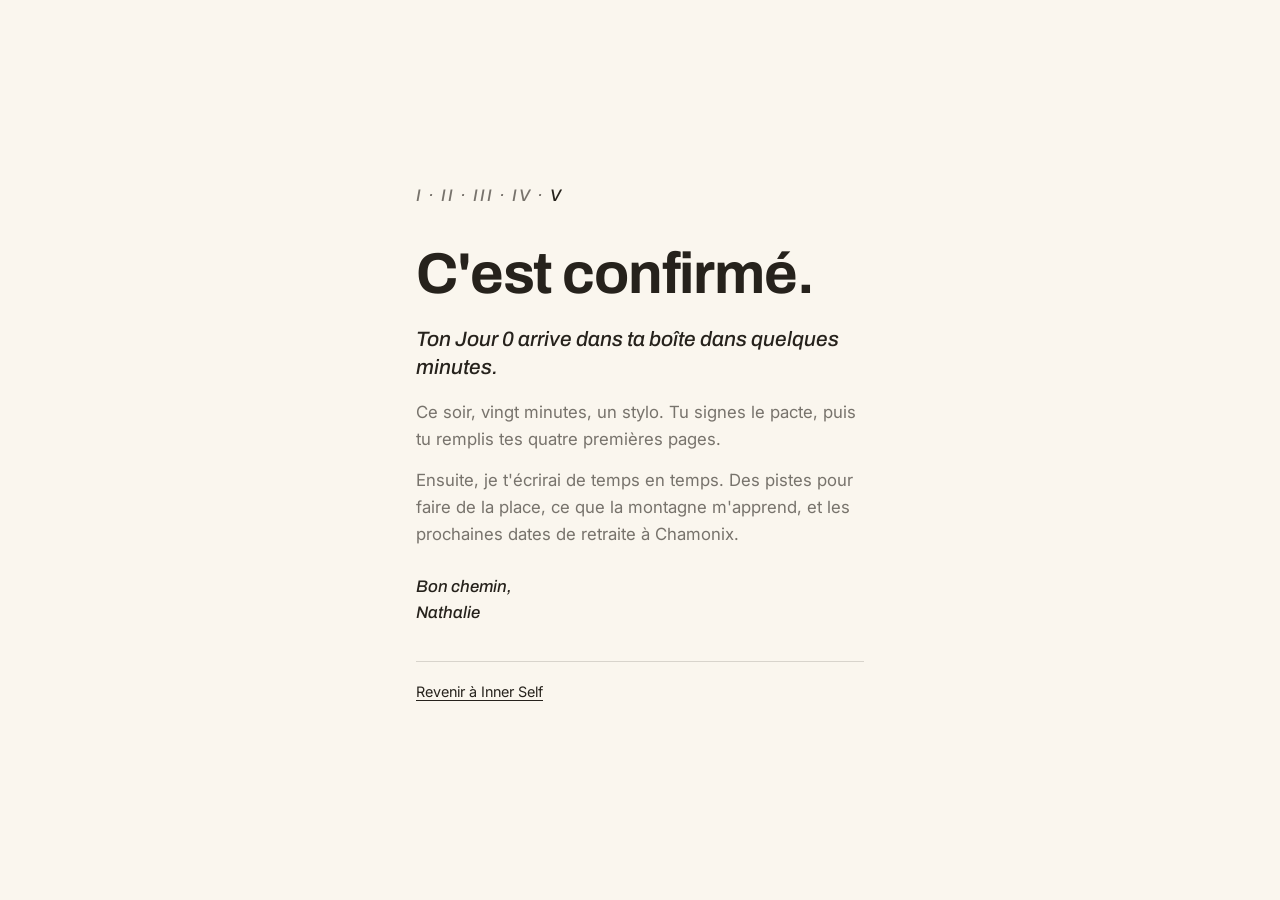
<file: inner-self-confirme.html>
<!doctype html>
<html lang="fr">
<head>
<meta charset="utf-8" />
<meta name="viewport" content="width=device-width,initial-scale=1" />
<meta name="theme-color" content="#FAF6EE" />
<meta name="robots" content="noindex" />
<title>C'est confirmé · Inner Self</title>
<link rel="preconnect" href="https://fonts.googleapis.com">
<link rel="preconnect" href="https://fonts.gstatic.com" crossorigin>
<link href="https://fonts.googleapis.com/css2?family=Archivo:ital,wght@0,700;1,500&family=Inter:wght@400;500&display=swap" rel="stylesheet">
<link rel="icon" href="./assets/logo_black.svg" type="image/svg+xml" />
<style>
:root{--cream:#FAF6EE;--ink:#26221C;--muted:rgba(38,34,28,.62);--line:rgba(38,34,28,.16);--serif:'Archivo',system-ui,sans-serif;--sans:'Inter',system-ui,sans-serif}
*{box-sizing:border-box;margin:0;padding:0}
body{background:var(--cream);color:var(--ink);font-family:var(--sans);line-height:1.6;-webkit-font-smoothing:antialiased;min-height:100vh;display:flex;align-items:center}
main{max-width:34rem;margin:0 auto;padding:clamp(64px,12vh,120px) clamp(22px,6vw,48px)}
.rn{font-family:var(--serif);font-style:italic;font-weight:500;color:var(--muted);letter-spacing:.12em;margin-bottom:36px}
.rn b{color:var(--ink);font-weight:500}
h1{font-family:var(--serif);font-weight:700;font-size:clamp(2.4rem,7vw,3.6rem);line-height:1;letter-spacing:-.02em;margin-bottom:22px}
.lead{font-family:var(--serif);font-style:italic;font-weight:500;font-size:1.3rem;line-height:1.35;margin-bottom:18px;color:var(--ink)}
p{color:var(--muted);font-size:1.05rem;margin-bottom:14px}
.note{font-size:.9rem;margin-top:34px;padding-top:18px;border-top:1px solid var(--line)}
.sign{color:var(--ink);font-family:var(--serif);font-style:italic;font-weight:500;margin-top:26px}
a{color:var(--ink);text-underline-offset:3px}
a:focus-visible{outline:2px solid var(--ink);outline-offset:3px}
</style>
</head>
<body>
<main>
  <p class="rn">I · II · III · IV · <b>V</b></p>
  <h1>C'est confirmé.</h1>
  <p class="lead">Ton Jour 0 arrive dans ta boîte dans quelques minutes.</p>
  <p>Ce soir, vingt minutes, un stylo. Tu signes le pacte, puis tu remplis tes quatre premières pages.</p>
  <p>Ensuite, je t'écrirai de temps en temps. Des pistes pour faire de la place, ce que la montagne m'apprend, et les prochaines dates de retraite à Chamonix.</p>
  <p class="sign">Bon chemin,<br>Nathalie</p>
  <p class="note"><a href="/inner-self.html">Revenir à Inner Self</a></p>
</main>
</body>
</html>
</file>
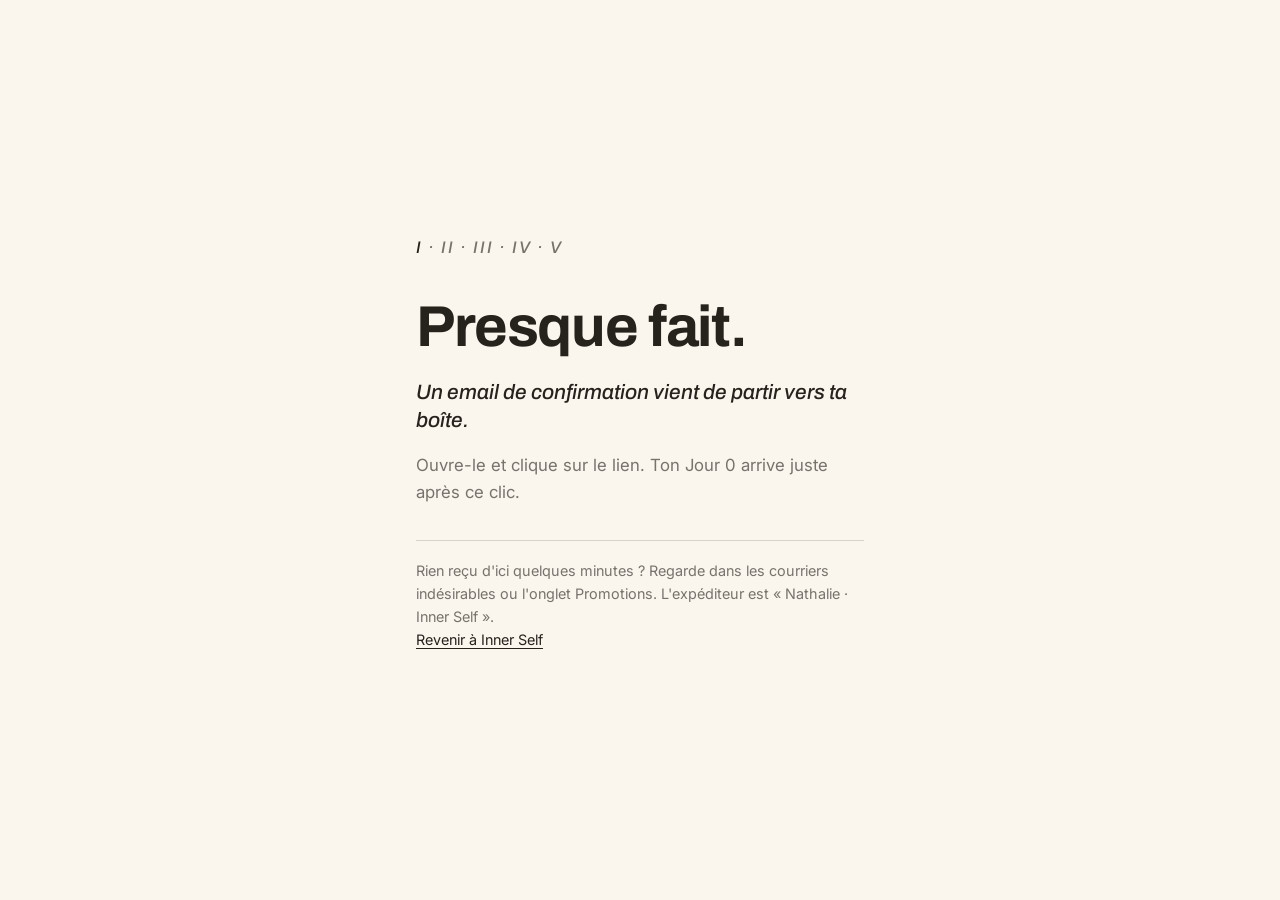
<file: inner-self-merci.html>
<!doctype html>
<html lang="fr">
<head>
<meta charset="utf-8" />
<meta name="viewport" content="width=device-width,initial-scale=1" />
<meta name="theme-color" content="#FAF6EE" />
<meta name="robots" content="noindex" />
<title>Vérifie ta boîte mail · Inner Self</title>
<link rel="preconnect" href="https://fonts.googleapis.com">
<link rel="preconnect" href="https://fonts.gstatic.com" crossorigin>
<link href="https://fonts.googleapis.com/css2?family=Archivo:ital,wght@0,700;1,500&family=Inter:wght@400;500&display=swap" rel="stylesheet">
<link rel="icon" href="./assets/logo_black.svg" type="image/svg+xml" />
<style>
:root{--cream:#FAF6EE;--ink:#26221C;--muted:rgba(38,34,28,.62);--line:rgba(38,34,28,.16);--serif:'Archivo',system-ui,sans-serif;--sans:'Inter',system-ui,sans-serif}
*{box-sizing:border-box;margin:0;padding:0}
body{background:var(--cream);color:var(--ink);font-family:var(--sans);line-height:1.6;-webkit-font-smoothing:antialiased;min-height:100vh;display:flex;align-items:center}
main{max-width:34rem;margin:0 auto;padding:clamp(64px,12vh,120px) clamp(22px,6vw,48px)}
.rn{font-family:var(--serif);font-style:italic;font-weight:500;color:var(--muted);letter-spacing:.12em;margin-bottom:36px}
.rn b{color:var(--ink);font-weight:500}
h1{font-family:var(--serif);font-weight:700;font-size:clamp(2.4rem,7vw,3.6rem);line-height:1;letter-spacing:-.02em;margin-bottom:22px}
.lead{font-family:var(--serif);font-style:italic;font-weight:500;font-size:1.3rem;line-height:1.35;margin-bottom:18px;color:var(--ink)}
p{color:var(--muted);font-size:1.05rem;margin-bottom:14px}
.note{font-size:.9rem;margin-top:34px;padding-top:18px;border-top:1px solid var(--line)}
.sign{color:var(--ink);font-family:var(--serif);font-style:italic;font-weight:500;margin-top:26px}
a{color:var(--ink);text-underline-offset:3px}
a:focus-visible{outline:2px solid var(--ink);outline-offset:3px}
</style>
</head>
<body>
<main>
  <p class="rn"><b>I</b> · II · III · IV · V</p>
  <h1>Presque fait.</h1>
  <p class="lead">Un email de confirmation vient de partir vers ta boîte.</p>
  <p>Ouvre-le et clique sur le lien. Ton Jour 0 arrive juste après ce clic.</p>
  <p class="note">Rien reçu d'ici quelques minutes ? Regarde dans les courriers indésirables ou l'onglet Promotions. L'expéditeur est « Nathalie · Inner Self ».<br><a href="/inner-self.html">Revenir à Inner Self</a></p>
</main>
</body>
</html>
</file>
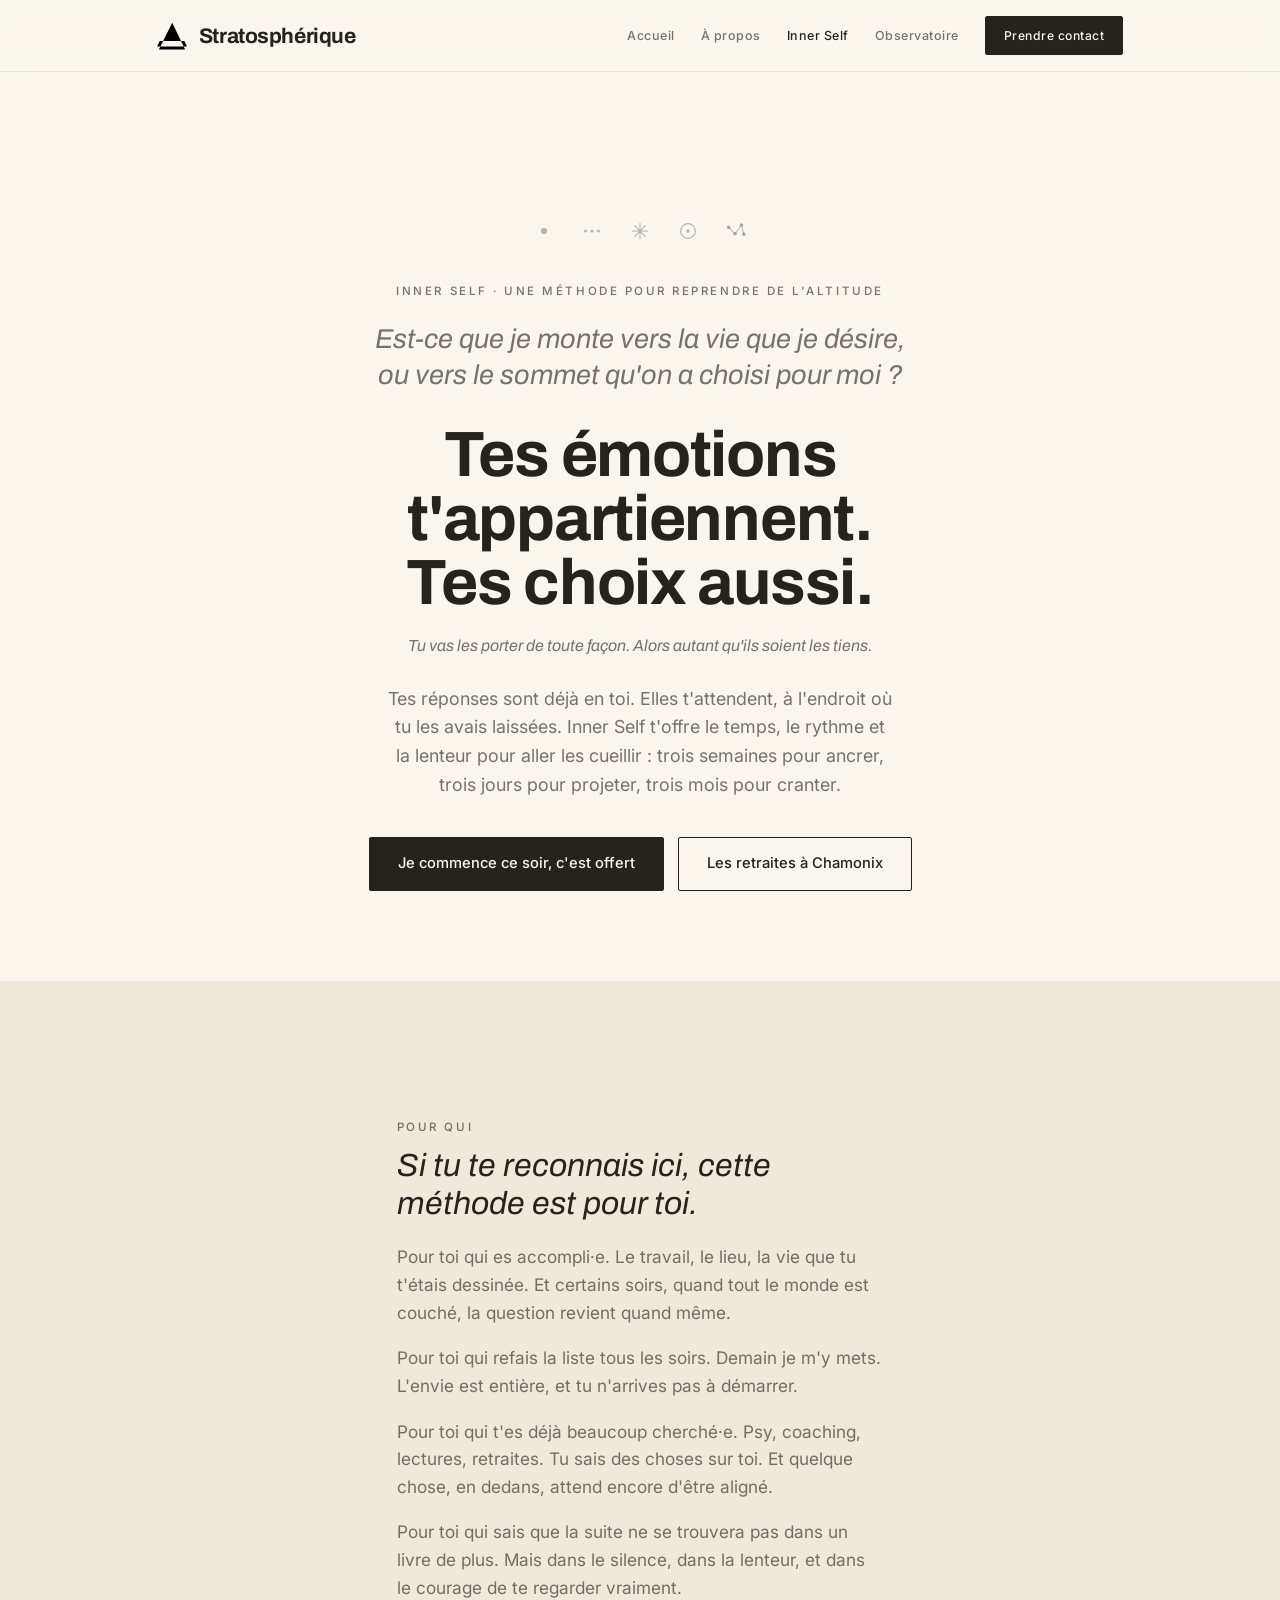
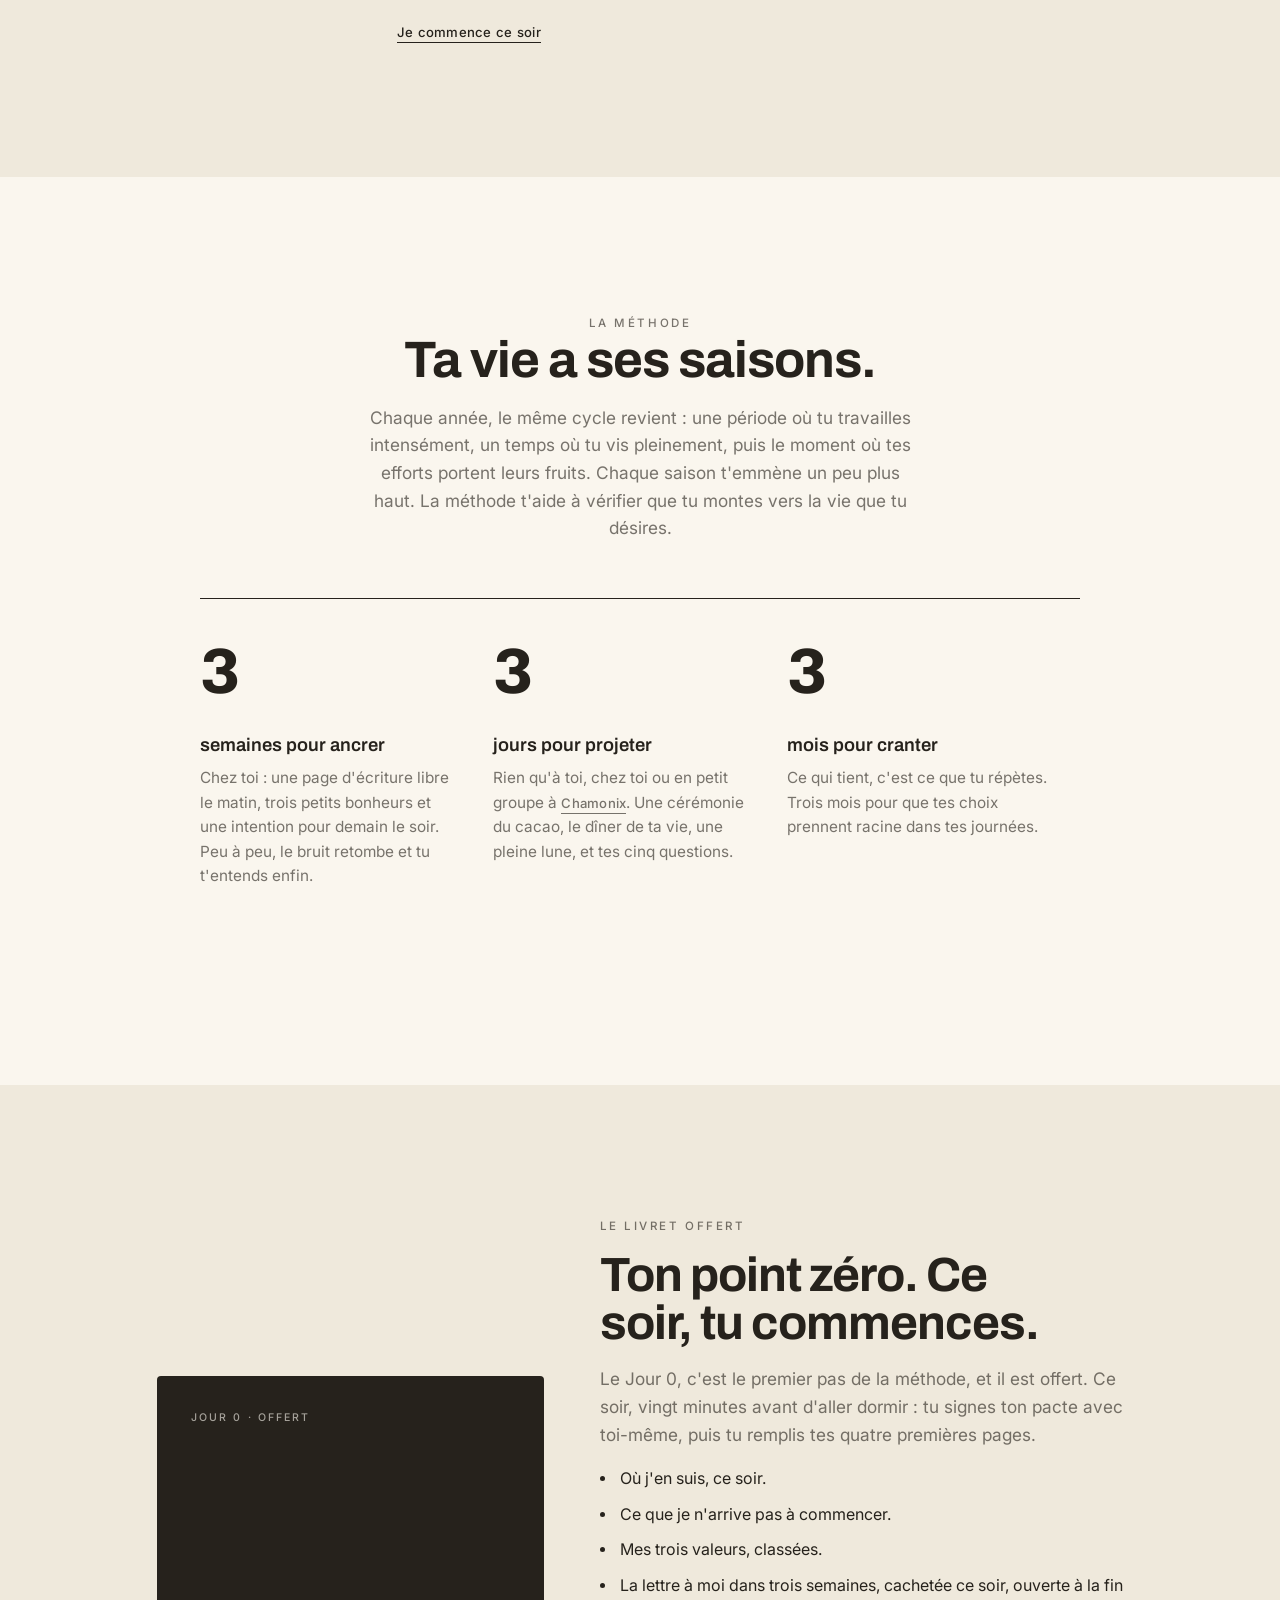
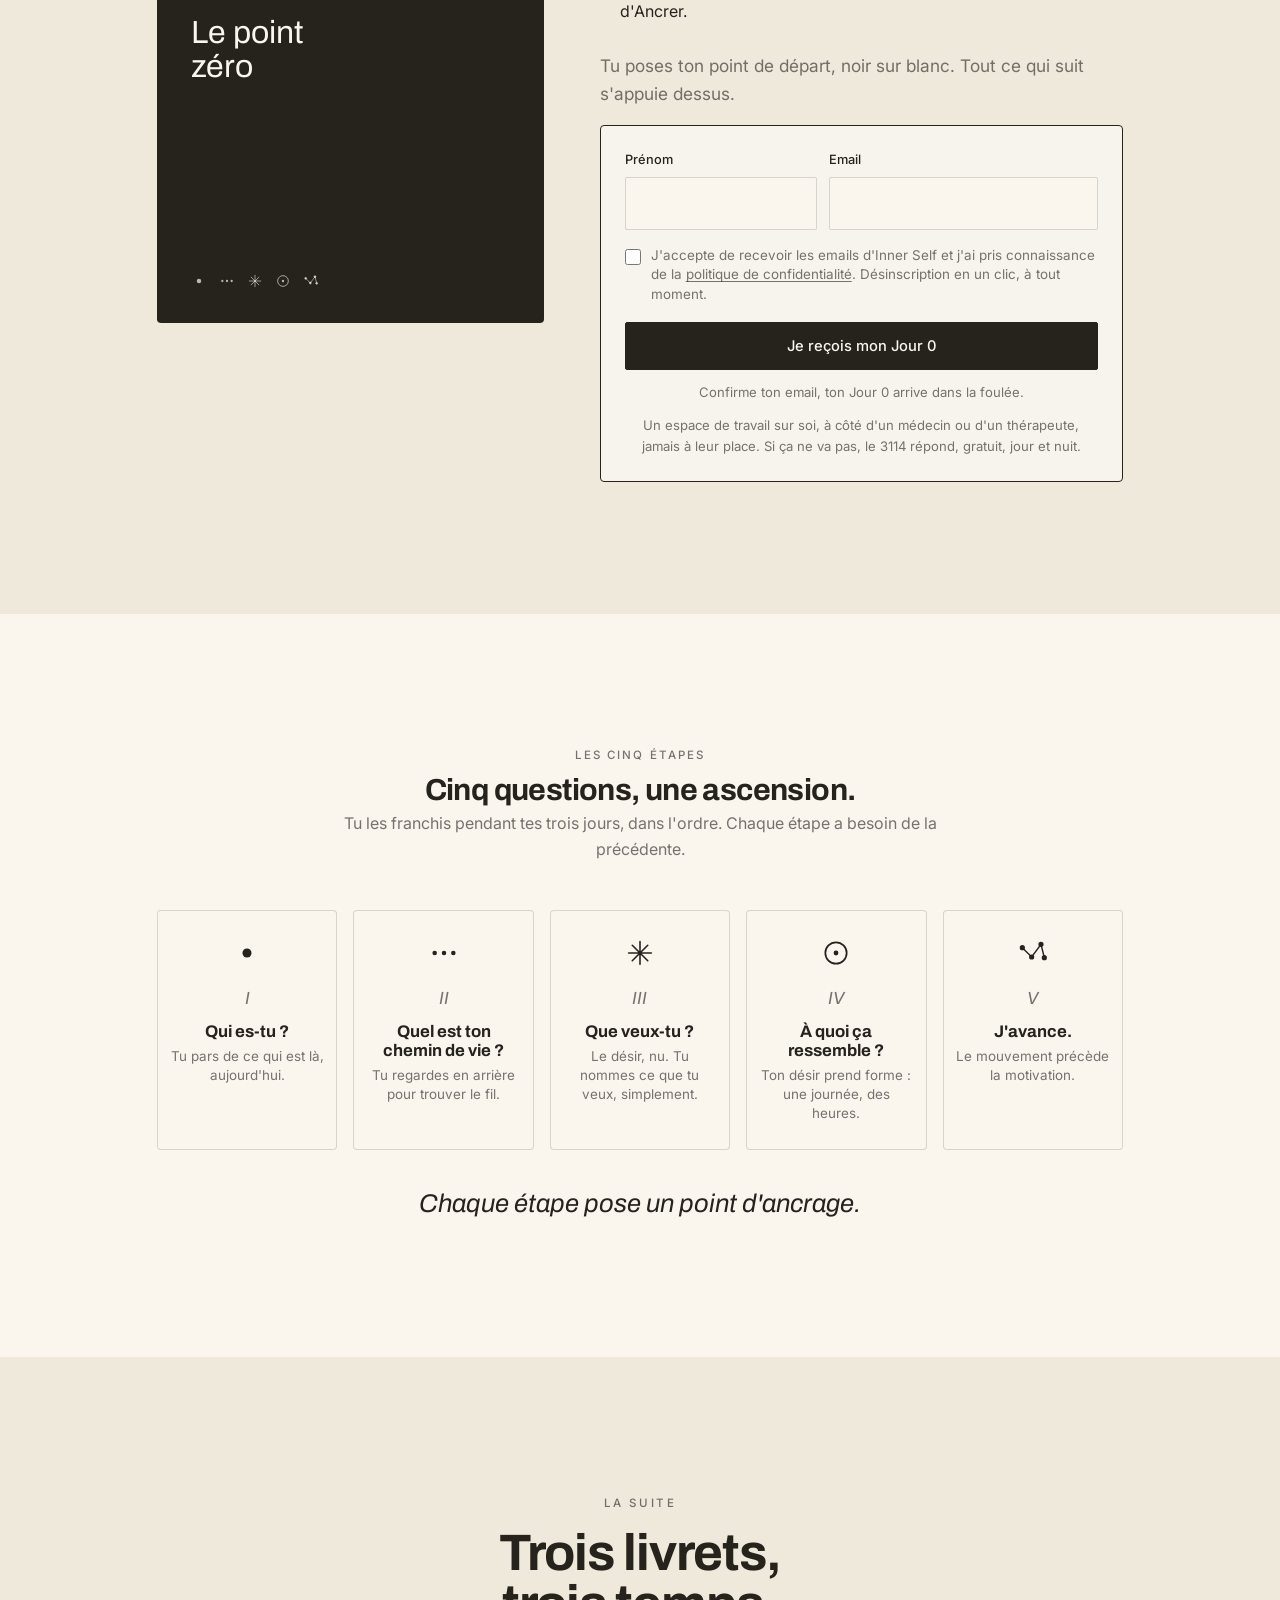
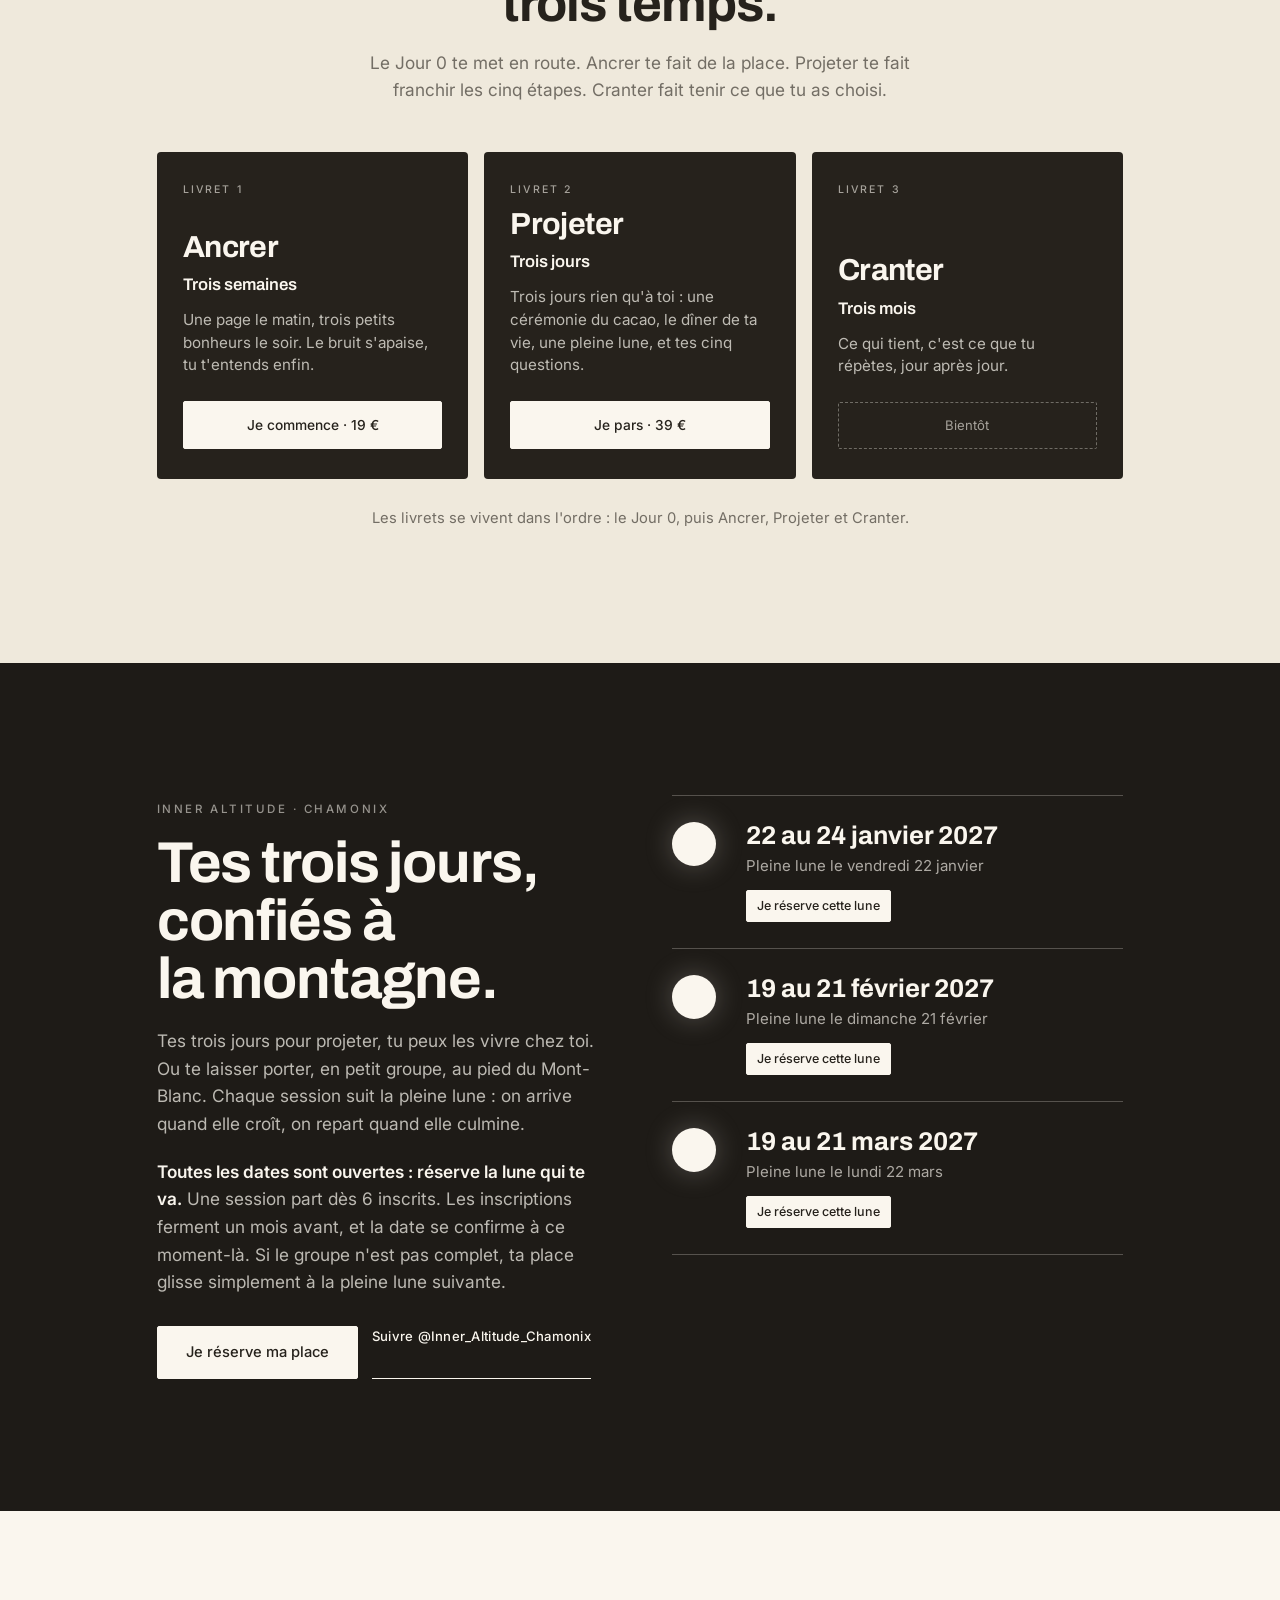
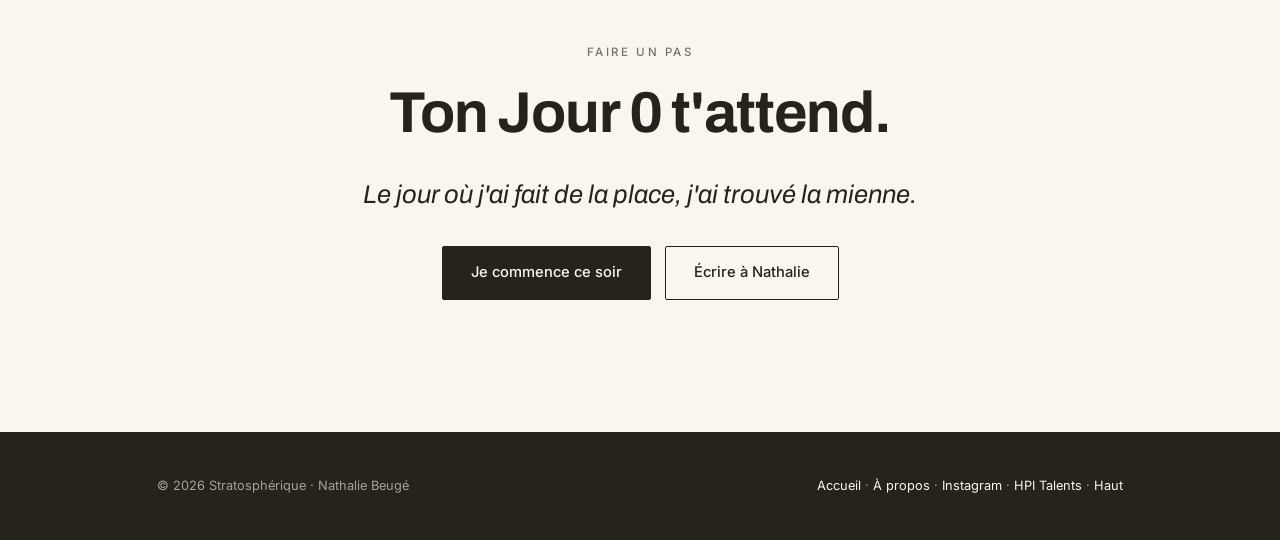
<file: inner-self.html>
<!doctype html>
<html lang="fr">
<head>
<meta charset="utf-8" />
<meta name="viewport" content="width=device-width,initial-scale=1" />
<meta name="theme-color" content="#FAF6EE" />
<title>Inner Self · Une méthode pour reprendre de l'altitude · Livret offert et retraite à Chamonix</title>
<meta name="description" content="Inner Self, la méthode de Nathalie Beugé pour reprendre de l'altitude sur ta vie. Le jour où j'ai fait de la place, j'ai trouvé la mienne. Fais-toi de la place, tu y trouveras la tienne. Tes émotions t'appartiennent, tes choix aussi. Trois semaines pour ancrer, trois jours pour projeter, chez toi ou en retraite à Chamonix, trois mois pour cranter. Jour 0 offert, trois livrets pour la suite." />
<link rel="canonical" href="https://www.stratospherique.com/inner-self.html" />
<link rel="preconnect" href="https://fonts.googleapis.com">
<link rel="preconnect" href="https://fonts.gstatic.com" crossorigin>
<link href="https://fonts.googleapis.com/css2?family=Archivo:ital,wght@0,500;0,600;0,700;0,800;1,500&family=Inter:wght@300;400;500;600&display=swap" rel="stylesheet">
<link rel="icon" href="./assets/logo_black.svg" type="image/svg+xml" />
<style>
:root{
  --cream:#FAF6EE;--ink:#26221C;--muted:rgba(38,34,28,.62);--line:rgba(38,34,28,.16);--line-soft:rgba(38,34,28,.08);--warm:#EFE9DC;--night:#1E1B17;
  --serif:'Archivo',system-ui,sans-serif;--sans:'Inter',system-ui,sans-serif;
  --gutter:clamp(22px,6vw,88px);--maxw:1120px;
}
*{box-sizing:border-box;margin:0;padding:0}
html{scroll-behavior:smooth}
body{background:var(--cream);color:var(--ink);font-family:var(--sans);font-weight:400;line-height:1.6;-webkit-font-smoothing:antialiased;overflow-x:hidden}
a{color:inherit;text-decoration:none}
svg{display:block}
:focus-visible{outline:2px solid var(--ink);outline-offset:3px}
.wrap{max-width:var(--maxw);margin:0 auto;padding:0 var(--gutter)}
.skip{position:absolute;left:-9999px}.skip:focus{left:16px;top:16px;background:var(--ink);color:var(--cream);padding:10px 16px;z-index:100}
h1,h2,h3{font-family:var(--serif);font-weight:700;line-height:1;letter-spacing:-.02em;text-wrap:balance}
.label{font-family:var(--sans);font-weight:500;font-size:.72rem;letter-spacing:.22em;text-transform:uppercase;color:var(--muted)}
.btn{display:inline-flex;align-items:center;gap:.5em;padding:14px 28px;font-family:var(--sans);font-weight:500;font-size:.92rem;border:1px solid var(--ink);background:var(--ink);color:var(--cream);cursor:pointer;transition:.25s ease;border-radius:2px}
.btn:hover{background:transparent;color:var(--ink)}
.btn-ghost{background:transparent;color:var(--ink)}
.btn-ghost:hover{background:var(--ink);color:var(--cream)}
.arrow-link{font-family:var(--sans);font-weight:500;font-size:.82rem;letter-spacing:.02em;border-bottom:1px solid currentColor;padding-bottom:2px;transition:.2s}
.arrow-link:hover{opacity:.55}

/* HEADER */
header.site{position:fixed;inset:0 0 auto 0;z-index:60;background:rgba(250,246,238,.86);backdrop-filter:blur(12px);border-bottom:1px solid var(--line-soft)}
.bar{max-width:var(--maxw);margin:0 auto;padding:16px var(--gutter);display:flex;align-items:center;justify-content:space-between}
.brand{display:flex;align-items:center;gap:12px}
.brand .mark{width:30px;height:30px}
.brand .word{font-family:var(--serif);font-size:1.32rem;font-weight:700;letter-spacing:-.02em}
.menu{display:flex;align-items:center;gap:26px}
.menu a{font-family:var(--sans);font-weight:500;font-size:.78rem;letter-spacing:.04em;color:var(--muted);transition:.2s}
.menu a:hover,.menu a.current{color:var(--ink)}
.menu .btn{padding:9px 18px;font-size:.76rem;color:var(--cream)}
.menu .btn:hover{color:var(--ink)}
.burger{display:none;flex-direction:column;gap:5px;background:none;border:0;cursor:pointer;padding:8px}
.burger span{width:24px;height:1.5px;background:var(--ink);display:block}
@media(max-width:900px){.burger{display:flex}.menu{position:absolute;top:100%;right:var(--gutter);flex-direction:column;align-items:flex-start;gap:16px;background:var(--cream);border:1px solid var(--line);padding:24px 28px;transform:translateY(-8px);opacity:0;pointer-events:none;transition:.22s}.menu.open{opacity:1;transform:none;pointer-events:auto}}

section{padding:clamp(72px,11vw,132px) 0;position:relative}
.eyebrow{display:block;margin-bottom:22px}

/* HERO */
.ihero{padding-top:clamp(150px,18vw,220px);padding-bottom:clamp(40px,8vw,90px);text-align:center}
.ihero .glyphs{display:flex;justify-content:center;gap:26px;margin-bottom:40px;color:var(--muted)}
.ihero .glyphs svg{width:22px;height:22px;opacity:.5}
.ihero .hook{font-family:var(--serif);font-style:italic;font-size:clamp(1.2rem,2.6vw,1.7rem);color:var(--muted);max-width:34ch;margin:0 auto 30px;line-height:1.3}
.ihero h1{font-size:clamp(2.2rem,5.4vw,4rem);max-width:18ch;margin:0 auto}
.ihero .sign{margin-top:18px;font-family:var(--serif);font-style:italic;font-size:1rem;color:var(--muted)}
.ihero .sub{font-size:1.12rem;color:var(--muted);max-width:46ch;margin:26px auto 0}
.ihero .cta{display:flex;gap:14px;flex-wrap:wrap;justify-content:center;margin-top:38px}

/* MÉTHODE */
.methode{background:var(--cream)}
.methode .head{text-align:center;max-width:56ch;margin:0 auto 56px}
.methode .head h2{font-size:clamp(2rem,4.6vw,3.2rem)}
.methode .head p{margin-top:18px;color:var(--muted);font-size:1.08rem}
.rythme{display:grid;grid-template-columns:repeat(3,1fr);max-width:880px;margin:0 auto 64px;border-top:1px solid var(--ink)}
.rythme div{padding:22px 20px 0 0}
.rythme .n{font-family:var(--serif);font-weight:800;font-size:clamp(2.6rem,6vw,4rem);line-height:.9;letter-spacing:-.04em}
.rythme .u{font-family:var(--serif);font-weight:600;font-size:1.15rem;margin-top:8px}
.rythme p{color:var(--muted);font-size:.96rem;margin-top:6px;max-width:26ch}
@media(max-width:640px){.rythme{grid-template-columns:1fr}.rythme div{padding:20px 0;border-bottom:1px solid var(--line)}}
.entry{max-width:640px;margin:0 auto 48px;text-align:center}
.entry .k{font-family:var(--sans);font-weight:500;font-size:.72rem;letter-spacing:.18em;text-transform:uppercase;color:var(--muted)}
.entry h3{font-size:1.9rem;margin:10px 0 6px}
.entry p{color:var(--muted)}
.etapes{list-style:none;display:grid;grid-template-columns:repeat(5,1fr);gap:16px;max-width:1000px;margin:0 auto}
.etape{text-align:center;padding:26px 12px;border:1px solid var(--line);background:var(--cream);border-radius:4px}
.etape svg{width:32px;height:32px;margin:0 auto 16px;color:var(--ink)}
.etape .rn{font-family:var(--serif);font-style:italic;font-size:1.1rem;color:var(--muted)}
.etape h4{font-family:var(--serif);font-weight:700;font-size:1.05rem;line-height:1.15;margin:8px 0 6px;text-wrap:balance}
.etape p{font-size:.84rem;color:var(--muted);line-height:1.4}
.note{text-align:center;margin-top:34px;font-family:var(--serif);font-style:italic;font-size:clamp(1.2rem,2.4vw,1.6rem);color:var(--ink)}
@media(max-width:860px){.etapes{grid-template-columns:1fr;gap:10px;max-width:520px}.etape{display:grid;grid-template-columns:32px 28px 1fr;align-items:baseline;text-align:left;gap:0 12px;padding:18px}.etape svg{margin:0;width:24px;height:24px;align-self:center;grid-row:span 2}.etape .rn{grid-row:span 2}.etape h4{margin:0}.etape p{grid-column:3}}

/* LIVRET OFFERT */
.livret{display:grid;grid-template-columns:.85fr 1.15fr;gap:56px;align-items:center}
.booklet{aspect-ratio:1/1.414;background:var(--ink);color:var(--cream);border-radius:4px;padding:34px;display:flex;flex-direction:column;justify-content:space-between}
.booklet .bt{font-family:var(--sans);font-weight:500;font-size:.66rem;letter-spacing:.2em;text-transform:uppercase;color:rgba(250,246,238,.6)}
.booklet .bttl{font-family:var(--serif);font-size:2rem;line-height:1.05}
.booklet .bsym{display:flex;gap:12px;color:rgba(250,246,238,.7)}
.booklet .bsym svg{width:16px;height:16px}
.livret .lbody .label{display:block;margin-bottom:16px}
.livret h2{font-size:clamp(1.9rem,4vw,3rem)}
.livret .lbody>p{color:var(--muted);font-size:1.08rem;margin:18px 0}
.livret ul{list-style:none;margin:18px 0 28px;display:flex;flex-direction:column;gap:10px}
.livret li{position:relative;padding-left:20px}
.livret li::before{content:"";position:absolute;left:0;top:.62em;width:5px;height:5px;border-radius:50%;background:var(--ink)}
.optin{border:1px solid var(--ink);border-radius:4px;padding:24px;background:#fff8}
.optin .row{display:grid;grid-template-columns:1fr 1.4fr;gap:12px}
.optin label.f{display:block;font-size:.8rem;font-weight:500;margin-bottom:6px}
.optin input[type=text],.optin input[type=email]{width:100%;padding:13px 14px;font:inherit;font-size:.98rem;border:1px solid var(--line);border-radius:2px;background:var(--cream);color:var(--ink)}
.optin input:focus{outline:none;border-color:var(--ink)}
.optin .consent{display:flex;gap:10px;align-items:flex-start;margin:16px 0 18px;font-size:.84rem;color:var(--muted);line-height:1.45}
.optin .consent input{margin-top:3px;accent-color:var(--ink);width:16px;height:16px;flex:none}
.optin .btn{width:100%;justify-content:center}
.optin .after{margin-top:12px;font-size:.82rem;color:var(--muted);text-align:center}
.hp{position:absolute;left:-9999px}
@media(max-width:760px){.livret{grid-template-columns:1fr;gap:34px}.booklet{max-width:280px}.optin .row{grid-template-columns:1fr}}

/* LA SUITE · LIVRETS PAYANTS */
.suite{background:var(--warm)}
.suite .head{text-align:center;max-width:56ch;margin:0 auto 48px}
.suite .head h2{font-size:clamp(2rem,4.6vw,3.2rem);margin-top:14px}
.suite .head p{margin-top:18px;color:var(--muted);font-size:1.08rem}
.books{list-style:none;display:grid;grid-template-columns:repeat(3,1fr);gap:16px;max-width:1000px;margin:0 auto}
.book{background:var(--ink);color:var(--cream);border-radius:4px;padding:30px 26px;display:flex;flex-direction:column;gap:10px;min-height:250px}
.book .bt{font-family:var(--sans);font-weight:500;font-size:.66rem;letter-spacing:.2em;text-transform:uppercase;color:rgba(250,246,238,.6)}
.book h3{font-size:1.9rem;margin-top:auto}
.book .tp{font-family:var(--serif);font-weight:600;font-size:1.05rem}
.book p{color:rgba(250,246,238,.72);font-size:.95rem;line-height:1.5}
.suite .act{display:flex;justify-content:center;margin-top:40px}
.book .buy{margin-top:14px;display:inline-flex;justify-content:center;padding:12px 18px;border:1px solid var(--cream);background:var(--cream);color:var(--ink);font-family:var(--sans);font-weight:500;font-size:.86rem;border-radius:2px;transition:.25s}
.book .buy:hover{background:transparent;color:var(--cream)}
.book .soon{margin-top:14px;display:block;text-align:center;padding:12px 0;border:1px dashed rgba(250,246,238,.35);border-radius:2px;font-size:.82rem;color:rgba(250,246,238,.6)}
@media(max-width:820px){.books{grid-template-columns:1fr;max-width:520px}.book{min-height:0}}

/* RETRAITE */
.retraite{background:var(--night);color:var(--cream)}
.retraite .label{color:rgba(250,246,238,.55)}
.retraite .grid{display:grid;grid-template-columns:1fr 1fr;gap:64px;align-items:start}
.retraite h2{font-size:clamp(2.1rem,5vw,3.6rem);margin-top:14px}
.retraite .intro{color:rgba(250,246,238,.72);font-size:1.08rem;margin:20px 0;max-width:44ch}
.retraite .ig{color:var(--cream)}
.sessions{list-style:none;border-top:1px solid rgba(250,246,238,.25)}
.session{display:grid;grid-template-columns:56px 1fr;gap:18px;padding:26px 0;border-bottom:1px solid rgba(250,246,238,.25)}
.moon{width:44px;height:44px;border-radius:50%;background:var(--cream);box-shadow:0 0 28px rgba(250,246,238,.25)}
.session.next .moon{background:transparent;border:1px solid rgba(250,246,238,.5);box-shadow:none}
.session .d{font-family:var(--serif);font-weight:700;font-size:1.6rem;line-height:1.1}
.session .m{color:rgba(250,246,238,.65);font-size:.94rem;margin-top:4px}
.session .st{display:inline-block;margin-top:12px;font-size:.78rem;font-weight:500;padding:5px 10px;border:1px solid rgba(250,246,238,.5);border-radius:2px}
.session.open .st{background:var(--cream);color:var(--ink);border-color:var(--cream)}
.retraite .act{display:flex;gap:14px;flex-wrap:wrap;margin-top:30px}
.retraite .btn{background:var(--cream);color:var(--ink);border-color:var(--cream)}
.retraite .btn:hover{background:transparent;color:var(--cream)}
.retraite .intro strong{color:var(--cream);font-weight:600}
@media(max-width:820px){.retraite .grid{grid-template-columns:1fr;gap:40px}}

/* POUR QUI */
.coach{background:var(--warm)}
.coach .inner{max-width:640px}
.coach p{color:var(--muted);font-size:1.08rem;margin:18px 0}
.coach .who{font-family:var(--serif);font-style:italic;font-size:clamp(1.4rem,2.8vw,2rem);color:var(--ink);margin:8px 0 20px;line-height:1.2;max-width:24ch}

/* CTA */
.icta{text-align:center}
.icta h2{font-size:clamp(2rem,5vw,3.6rem);max-width:18ch;margin:0 auto}
.icta .actions{display:flex;gap:14px;flex-wrap:wrap;justify-content:center;margin-top:30px}

footer{background:var(--ink);color:rgba(250,246,238,.6);padding:44px 0;font-size:.8rem}
.foot{display:flex;justify-content:space-between;gap:18px;flex-wrap:wrap}
.foot a{color:var(--cream)}.foot a:hover{opacity:.7}

@keyframes rise{from{opacity:0;transform:translateY(20px)}to{opacity:1;transform:none}}
.ihero .reveal{animation:rise .7s ease both}
@media(prefers-reduced-motion:reduce){.ihero .reveal{animation:none}}
#livret{background:var(--warm)}
.cinq{background:var(--cream)}
</style>
</head>
<body>
<a class="skip" href="#content">Aller au contenu</a>

<svg width="0" height="0" style="position:absolute" aria-hidden="true">
  <symbol id="s1" viewBox="0 0 24 24"><circle cx="12" cy="12" r="3.4" fill="currentColor"/></symbol>
  <symbol id="s2" viewBox="0 0 24 24"><circle cx="5" cy="12" r="1.7" fill="currentColor"/><circle cx="12" cy="12" r="1.7" fill="currentColor"/><circle cx="19" cy="12" r="1.7" fill="currentColor"/></symbol>
  <symbol id="s3" viewBox="0 0 24 24"><g fill="none" stroke="currentColor" stroke-width="1.2" stroke-linecap="round"><path d="M12 3.5V20.5M3.5 12H20.5M6.2 6.2L17.8 17.8M17.8 6.2L6.2 17.8"/></g></symbol>
  <symbol id="s4" viewBox="0 0 24 24"><circle cx="12" cy="12" r="8" fill="none" stroke="currentColor" stroke-width="1.3"/><circle cx="12" cy="12" r="1.8" fill="currentColor"/></symbol>
  <symbol id="s5" viewBox="0 0 24 24"><g stroke="currentColor" stroke-width="1.1" fill="currentColor"><path d="M4 8L11 15L18 5.5L20.5 15.5" fill="none"/><circle cx="4" cy="8" r="1.4"/><circle cx="11" cy="15" r="1.4"/><circle cx="18" cy="5.5" r="1.4"/><circle cx="20.5" cy="15.5" r="1.4"/></g></symbol>
</svg>

<header class="site" id="site">
  <div class="bar">
    <a class="brand" href="./" aria-label="Stratosphérique, accueil">
      <img class="mark" src="./assets/logo_black.svg" alt="" width="32" height="32" />
      <span class="word">Stratosphérique</span>
    </a>
    <button class="burger" aria-expanded="false" aria-controls="menu" aria-label="Menu"><span></span><span></span><span></span></button>
    <nav class="menu" id="menu" aria-label="Navigation">
      <a href="./">Accueil</a>
      <a href="./manifeste.html">À propos</a>
      <a href="./inner-self.html" class="current" aria-current="page">Inner Self</a>
      <a href="./observatoire.html">Observatoire</a>
      <a class="btn" href="#contact">Prendre contact</a>
    </nav>
  </div>
</header>

<main id="content">

<!-- HERO -->
<section class="ihero" id="top">
  <div class="wrap">
    <div class="glyphs reveal" aria-hidden="true">
      <svg><use href="#s1"/></svg><svg><use href="#s2"/></svg><svg><use href="#s3"/></svg><svg><use href="#s4"/></svg><svg><use href="#s5"/></svg>
    </div>
    <span class="label eyebrow reveal">Inner Self · Une méthode pour reprendre de l'altitude</span>
    <p class="hook reveal">Est-ce que je monte vers la vie que je désire, ou vers le sommet qu'on a choisi pour moi ?</p>
    <h1 class="reveal">Tes émotions t'appartiennent. Tes choix aussi.</h1>
    <p class="sign reveal">Tu vas les porter de toute façon. Alors autant qu'ils soient les tiens.</p>
    <p class="sub reveal">Tes réponses sont déjà en toi. Elles t'attendent, à l'endroit où tu les avais laissées. Inner Self t'offre le temps, le rythme et la lenteur pour aller les cueillir : trois semaines pour ancrer, trois jours pour projeter, trois mois pour cranter.</p>
    <div class="cta reveal">
      <a href="#livret" class="btn">Je commence ce soir, c'est offert</a>
      <a href="#retraite" class="btn btn-ghost">Les retraites à Chamonix</a>
    </div>
  </div>
</section>

<!-- POUR QUI -->
<section class="coach" id="pour-qui">
  <div class="wrap inner">
    <span class="label">Pour qui</span>
    <p class="who">Si tu te reconnais ici, cette méthode est pour toi.</p>
    <p>Pour toi qui es accompli·e. Le travail, le lieu, la vie que tu t'étais dessinée. Et certains soirs, quand tout le monde est couché, la question revient quand même.</p>
    <p>Pour toi qui refais la liste tous les soirs. Demain je m'y mets. L'envie est entière, et tu n'arrives pas à démarrer.</p>
    <p>Pour toi qui t'es déjà beaucoup cherché·e. Psy, coaching, lectures, retraites. Tu sais des choses sur toi. Et quelque chose, en dedans, attend encore d'être aligné.</p>
    <p>Pour toi qui sais que la suite ne se trouvera pas dans un livre de plus. Mais dans le silence, dans la lenteur, et dans le courage de te regarder vraiment.</p>
    <a class="arrow-link" href="#livret">Je commence ce soir</a>
  </div>
</section>

<!-- LA MÉTHODE -->
<section class="methode" id="methode">
  <div class="wrap">
    <div class="head">
      <span class="label">La méthode</span>
      <h2>Ta vie a ses saisons.</h2>
      <p>Chaque année, le même cycle revient : une période où tu travailles intensément, un temps où tu vis pleinement, puis le moment où tes efforts portent leurs fruits. Chaque saison t'emmène un peu plus haut. La méthode t'aide à vérifier que tu montes vers la vie que tu désires.</p>
    </div>

    <div class="rythme">
      <div><div class="n">3</div><div class="u">semaines pour ancrer</div><p>Chez toi : une page d'écriture libre le matin, trois petits bonheurs et une intention pour demain le soir. Peu à peu, le bruit retombe et tu t'entends enfin.</p></div>
      <div><div class="n">3</div><div class="u">jours pour projeter</div><p>Rien qu'à toi, chez toi ou en petit groupe à <a class="arrow-link" href="#retraite">Chamonix</a>. Une cérémonie du cacao, le dîner de ta vie, une pleine lune, et tes cinq questions.</p></div>
      <div><div class="n">3</div><div class="u">mois pour cranter</div><p>Ce qui tient, c'est ce que tu répètes. Trois mois pour que tes choix prennent racine dans tes journées.</p></div>
    </div>

  </div>
</section>

<!-- LE LIVRET OFFERT -->
<section id="livret">
  <div class="wrap livret">
    <div class="booklet" aria-hidden="true">
      <div class="bt">Jour 0 · Offert</div>
      <div class="bttl">Le point<br>zéro</div>
      <div class="bsym">
        <svg><use href="#s1"/></svg><svg><use href="#s2"/></svg><svg><use href="#s3"/></svg><svg><use href="#s4"/></svg><svg><use href="#s5"/></svg>
      </div>
    </div>
    <div class="lbody">
      <span class="label">Le livret offert</span>
      <h2>Ton point zéro. Ce soir, tu commences.</h2>
      <p>Le Jour 0, c'est le premier pas de la méthode, et il est offert. Ce soir, vingt minutes avant d'aller dormir : tu signes ton pacte avec toi-même, puis tu remplis tes quatre premières pages.</p>
      <ul>
        <li>Où j'en suis, ce soir.</li>
        <li>Ce que je n'arrive pas à commencer.</li>
        <li>Mes trois valeurs, classées.</li>
        <li>La lettre à moi dans trois semaines, cachetée ce soir, ouverte à la fin d'Ancrer.</li>
      </ul>
      <p>Tu poses ton point de départ, noir sur blanc. Tout ce qui suit s'appuie dessus.</p>

      <form class="optin" method="POST" action="https://618cb27d.sibforms.com/serve/[base64]">
        <div class="row">
          <div>
            <label class="f" for="f-prenom">Prénom</label>
            <input type="text" id="f-prenom" name="PRENOM" autocomplete="given-name" required>
          </div>
          <div>
            <label class="f" for="f-email">Email</label>
            <input type="email" id="f-email" name="EMAIL" autocomplete="email" required>
          </div>
        </div>
        <input type="hidden" name="locale" value="fr">
        <input type="text" name="email_address_check" value="" class="hp" tabindex="-1" autocomplete="new-password" aria-hidden="true">
        <label class="consent">
          <input type="checkbox" name="OPT_IN" value="1" required>
          <span>J'accepte de recevoir les emails d'Inner Self et j'ai pris connaissance de la <a href="/mentions-legales.html#donnees" target="_blank" rel="noopener" style="text-decoration:underline;text-underline-offset:2px">politique de confidentialité</a>. Désinscription en un clic, à tout moment.</span>
        </label>
        <button type="submit" class="btn">Je reçois mon Jour 0</button>
        <p class="after">Confirme ton email, ton Jour 0 arrive dans la foulée.</p>
        <p class="after">Un espace de travail sur soi, à côté d'un médecin ou d'un thérapeute, jamais à leur place. Si ça ne va pas, le 3114 répond, gratuit, jour et nuit.</p>
      </form>
    </div>
  </div>
</section>

<!-- LES CINQ ÉTAPES -->
<section class="cinq" id="cinq-etapes">
  <div class="wrap">
    <div class="entry">
      <div class="k">Les cinq étapes</div>
      <h3>Cinq questions, une ascension.</h3>
      <p>Tu les franchis pendant tes trois jours, dans l'ordre. Chaque étape a besoin de la précédente.</p>
    </div>
    <ol class="etapes">
      <li class="etape"><svg aria-hidden="true"><use href="#s1"/></svg><span class="rn">I</span><h4>Qui es-tu ?</h4><p>Tu pars de ce qui est là, aujourd'hui.</p></li>
      <li class="etape"><svg aria-hidden="true"><use href="#s2"/></svg><span class="rn">II</span><h4>Quel est ton chemin de vie ?</h4><p>Tu regardes en arrière pour trouver le fil.</p></li>
      <li class="etape"><svg aria-hidden="true"><use href="#s3"/></svg><span class="rn">III</span><h4>Que veux-tu ?</h4><p>Le désir, nu. Tu nommes ce que tu veux, simplement.</p></li>
      <li class="etape"><svg aria-hidden="true"><use href="#s4"/></svg><span class="rn">IV</span><h4>À quoi ça ressemble ?</h4><p>Ton désir prend forme : une journée, des heures.</p></li>
      <li class="etape"><svg aria-hidden="true"><use href="#s5"/></svg><span class="rn">V</span><h4>J'avance.</h4><p>Le mouvement précède la motivation.</p></li>
    </ol>
    <p class="note">Chaque étape pose un point d'ancrage.</p>
  </div>
</section>

<!-- LA SUITE · LIVRETS PAYANTS -->
<section class="suite" id="livrets">
  <div class="wrap">
    <div class="head">
      <span class="label">La suite</span>
      <h2>Trois livrets, trois temps.</h2>
      <p>Le Jour 0 te met en route. Ancrer te fait de la place. Projeter te fait franchir les cinq étapes. Cranter fait tenir ce que tu as choisi.</p>
    </div>
    <ol class="books">
      <li class="book"><span class="bt">Livret 1</span><h3>Ancrer</h3><span class="tp">Trois semaines</span><p>Une page le matin, trois petits bonheurs le soir. Le bruit s'apaise, tu t'entends enfin.</p><a class="buy" href="https://beugenathalie.gumroad.com/l/ancrer" target="_blank" rel="noopener">Je commence · 19 €</a></li>
      <li class="book"><span class="bt">Livret 2</span><h3>Projeter</h3><span class="tp">Trois jours</span><p>Trois jours rien qu'à toi : une cérémonie du cacao, le dîner de ta vie, une pleine lune, et tes cinq questions.</p><a class="buy" href="https://beugenathalie.gumroad.com/l/projeter" target="_blank" rel="noopener">Je pars · 39 €</a></li>
      <li class="book"><span class="bt">Livret 3</span><h3>Cranter</h3><span class="tp">Trois mois</span><p>Ce qui tient, c'est ce que tu répètes, jour après jour.</p><span class="soon">Bientôt</span></li>
    </ol>
    <p style="text-align:center;color:var(--muted);font-size:.92rem;margin-top:28px">Les livrets se vivent dans l'ordre : le Jour 0, puis Ancrer, Projeter et Cranter.</p>
  </div>
</section>

<!-- LA RETRAITE -->
<section class="retraite" id="retraite">
  <div class="wrap grid">
    <div>
      <span class="label">Inner Altitude · Chamonix</span>
      <h2>Tes trois jours, confiés à la montagne.</h2>
      <p class="intro">Tes trois jours pour projeter, tu peux les vivre chez toi. Ou te laisser porter, en petit groupe, au pied du Mont-Blanc. Chaque session suit la pleine lune : on arrive quand elle croît, on repart quand elle culmine.</p>
      <p class="intro"><strong>Toutes les dates sont ouvertes : réserve la lune qui te va.</strong> Une session part dès 6 inscrits. Les inscriptions ferment un mois avant, et la date se confirme à ce moment-là. Si le groupe n'est pas complet, ta place glisse simplement à la pleine lune suivante.</p>
      <div class="act">
        <a class="btn" id="cta-session" href="mailto:nathalie@stratospherique.com?subject=Inner%20Altitude%20%C2%B7%20inscription">Je réserve ma place</a>
        <a class="arrow-link ig" href="https://www.instagram.com/inner_altitude_chamonix/" target="_blank" rel="noopener">Suivre @Inner_Altitude_Chamonix</a>
      </div>
    </div>
    <ul class="sessions" id="sessions" aria-live="polite"></ul>
  </div>
</section>

<!-- CTA -->
<section class="icta" id="contact">
  <div class="wrap">
    <span class="label eyebrow">Faire un pas</span>
    <h2>Ton Jour 0 t'attend.</h2>
    <p class="note">Le jour où j'ai fait de la place, j'ai trouvé la mienne.</p>
    <div class="actions">
      <a class="btn" href="#livret">Je commence ce soir</a>
      <a class="btn btn-ghost" href="mailto:nathalie@stratospherique.com?subject=Inner%20Self%20%C2%B7%20%C3%A9change">Écrire à Nathalie</a>
    </div>
  </div>
</section>

</main>

<footer>
  <div class="wrap foot">
    <div>© <span id="year"></span> Stratosphérique · Nathalie Beugé</div>
    <div>
      <a href="./">Accueil</a> ·
      <a href="./manifeste.html">À propos</a> ·
      <a href="https://www.instagram.com/inner_altitude_chamonix/" target="_blank" rel="noopener">Instagram</a> ·
      <a href="https://www.hpitalents.com/fr/pages/5-reseau-international/" target="_blank" rel="noopener">HPI Talents</a> ·
      <a href="#top">Haut</a>
    </div>
  </div>
</footer>

<script>
(function(){
  /* SESSIONS INNER ALTITUDE
     Règle : une session disparaît du site un mois avant son départ (clôture des inscriptions).
     Ajouter les dates validées ici, au format AAAA-MM-JJ.
     À VÉRIFIER : pleines lunes (IMCCE) avant d'ajouter une date. */
  var SESSIONS=[
    {start:'2026-11-20',end:'2026-11-22',lune:'mardi 24 novembre'},
    {start:'2027-01-22',end:'2027-01-24',lune:'vendredi 22 janvier'},
    {start:'2027-02-19',end:'2027-02-21',lune:'dimanche 21 février'},
    {start:'2027-03-19',end:'2027-03-21',lune:'lundi 22 mars'}
  ];
  var MOIS=['janvier','février','mars','avril','mai','juin','juillet','août','septembre','octobre','novembre','décembre'];
  function d(x){var p=x.split('-');return new Date(+p[0],+p[1]-1,+p[2]);}
  var today=new Date(); today.setHours(0,0,0,0);
  var list=SESSIONS.filter(function(v){var c=d(v.start); c.setMonth(c.getMonth()-1); return today<c;});
  var ul=document.getElementById('sessions');
  if(ul){
    list.forEach(function(v){
      var a=d(v.start), b=d(v.end);
      var label=a.getDate()+' au '+b.getDate()+' '+MOIS[b.getMonth()]+' '+b.getFullYear();
      if(a.getMonth()!==b.getMonth()) label=a.getDate()+' '+MOIS[a.getMonth()]+' au '+b.getDate()+' '+MOIS[b.getMonth()]+' '+b.getFullYear();
      var li=document.createElement('li'); li.className='session open';
      li.innerHTML='<div class="moon" aria-hidden="true"></div><div><div class="d">'+label+'</div><div class="m">Pleine lune le '+v.lune+'</div><a class="st" href="mailto:nathalie@stratospherique.com?subject='+encodeURIComponent('Inner Altitude · session du '+label)+'">Je réserve cette lune</a></div>';
      ul.appendChild(li);
    });
    if(list.length<1){
      var li=document.createElement('li'); li.className='session next';
      li.innerHTML='<div class="moon" aria-hidden="true"></div><div><div class="d">Prochaine lune</div><div class="m">La date est annoncée sur Instagram en premier.</div></div>';
      ul.appendChild(li);
    }
  }

  var y=document.getElementById('year'); if(y) y.textContent=new Date().getFullYear();
  var burger=document.querySelector('.burger'), menu=document.getElementById('menu');
  if(burger&&menu){
    burger.addEventListener('click',function(){ var o=menu.classList.toggle('open'); burger.setAttribute('aria-expanded',o?'true':'false'); });
    menu.querySelectorAll('a').forEach(function(a){ a.addEventListener('click',function(){ menu.classList.remove('open'); burger.setAttribute('aria-expanded','false'); }); });
  }
})();
</script>
<script>
/* Jour 0 : envoi à Brevo en arrière-plan, puis redirection vers la page « Vérifie ta boîte ».
   Brevo répond {"success":true} en JSON et n'applique pas sa redirection pour un envoi HTML classique. */
(function(){
  var f=document.querySelector('form.optin');
  if(!f||!window.fetch)return;
  f.addEventListener('submit',function(e){
    e.preventDefault();
    /* Le remplissage automatique du navigateur peut remplir le champ piège anti-robots :
       Brevo répond alors "success" mais n'envoie rien. On le vide avant l'envoi. */
    var hp=f.querySelector('[name=email_address_check]'); if(hp) hp.value='';
    var b=f.querySelector('button[type=submit]');
    if(b){b.disabled=true;b.textContent='Envoi…';}
    fetch(f.action,{method:'POST',body:new URLSearchParams(new FormData(f)),mode:'no-cors'})
      .then(function(){window.location.href='/inner-self-merci.html';})
      .catch(function(){
        if(b){b.disabled=false;b.textContent="Je reçois mon Jour 0";}
        alert("L'inscription n'est pas passée. Réessaie dans un instant.");
      });
  });
})();
</script>
</body>
</html>
</file>
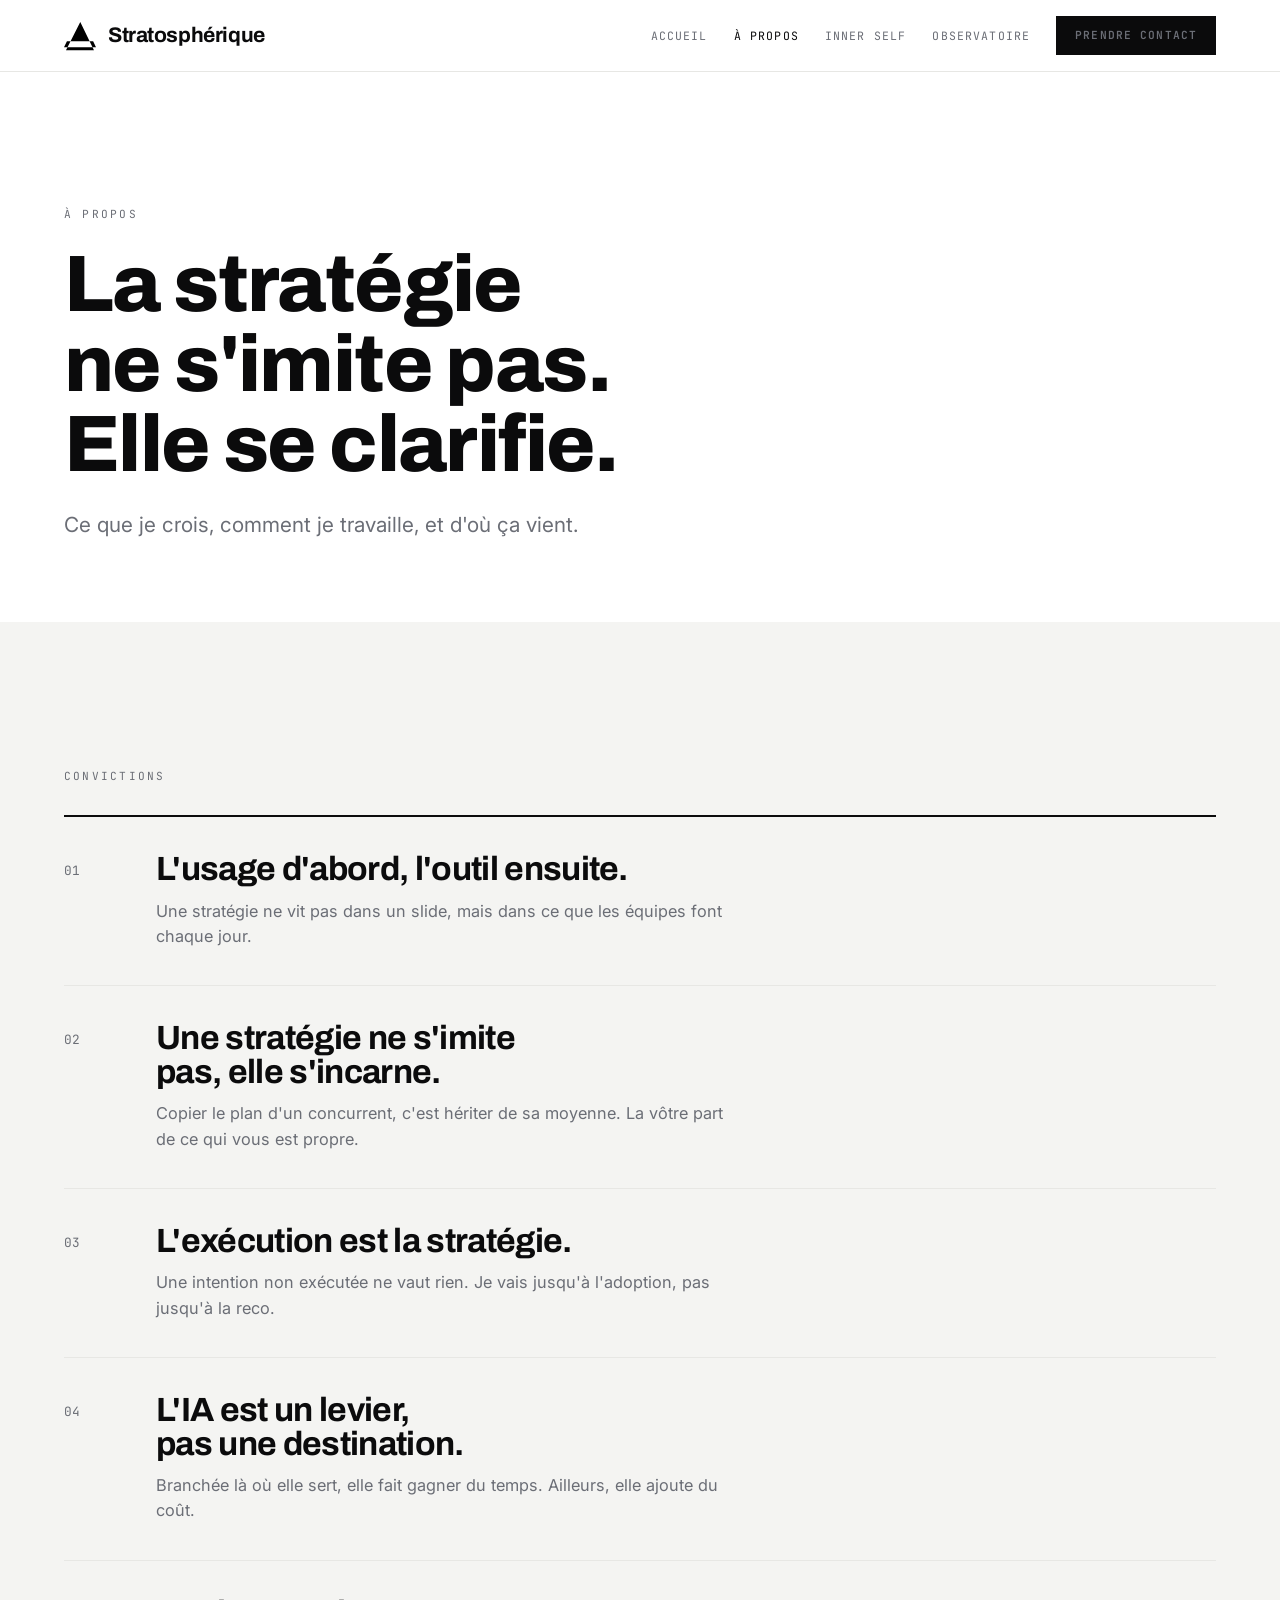
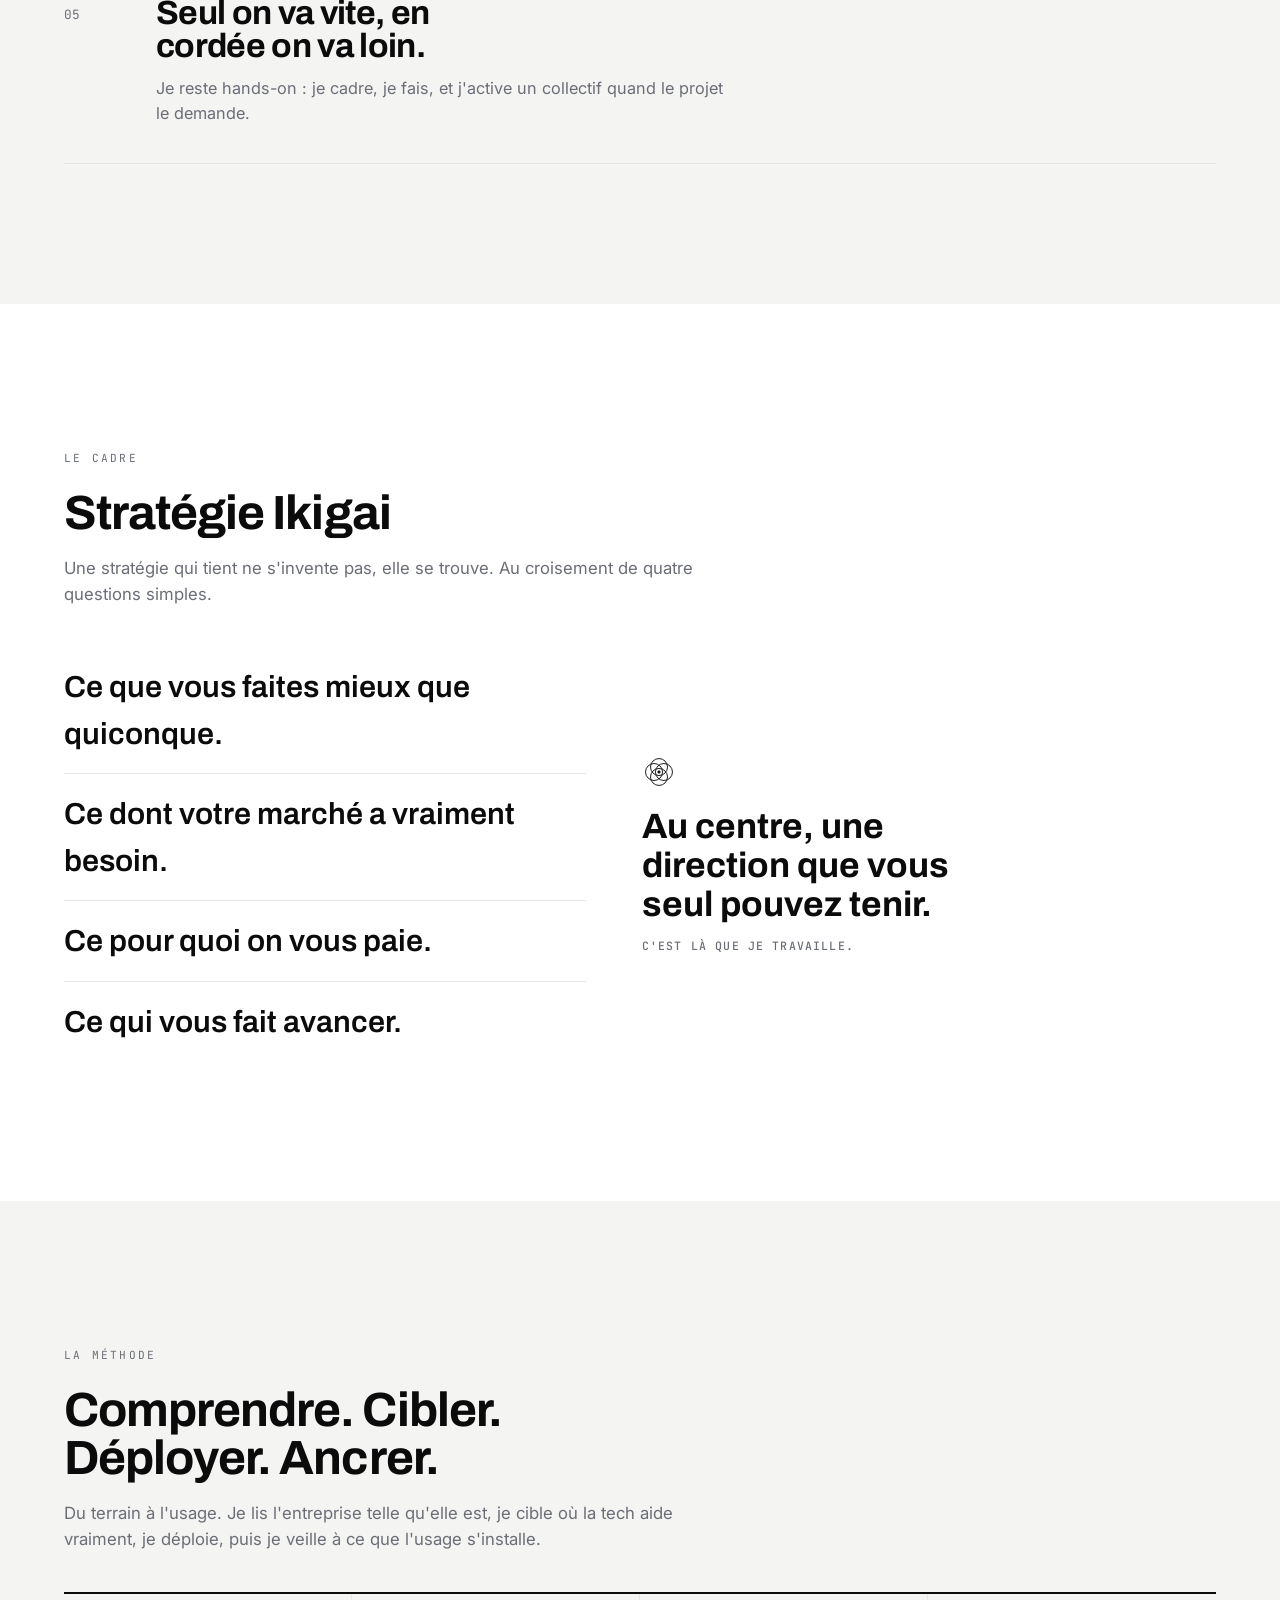
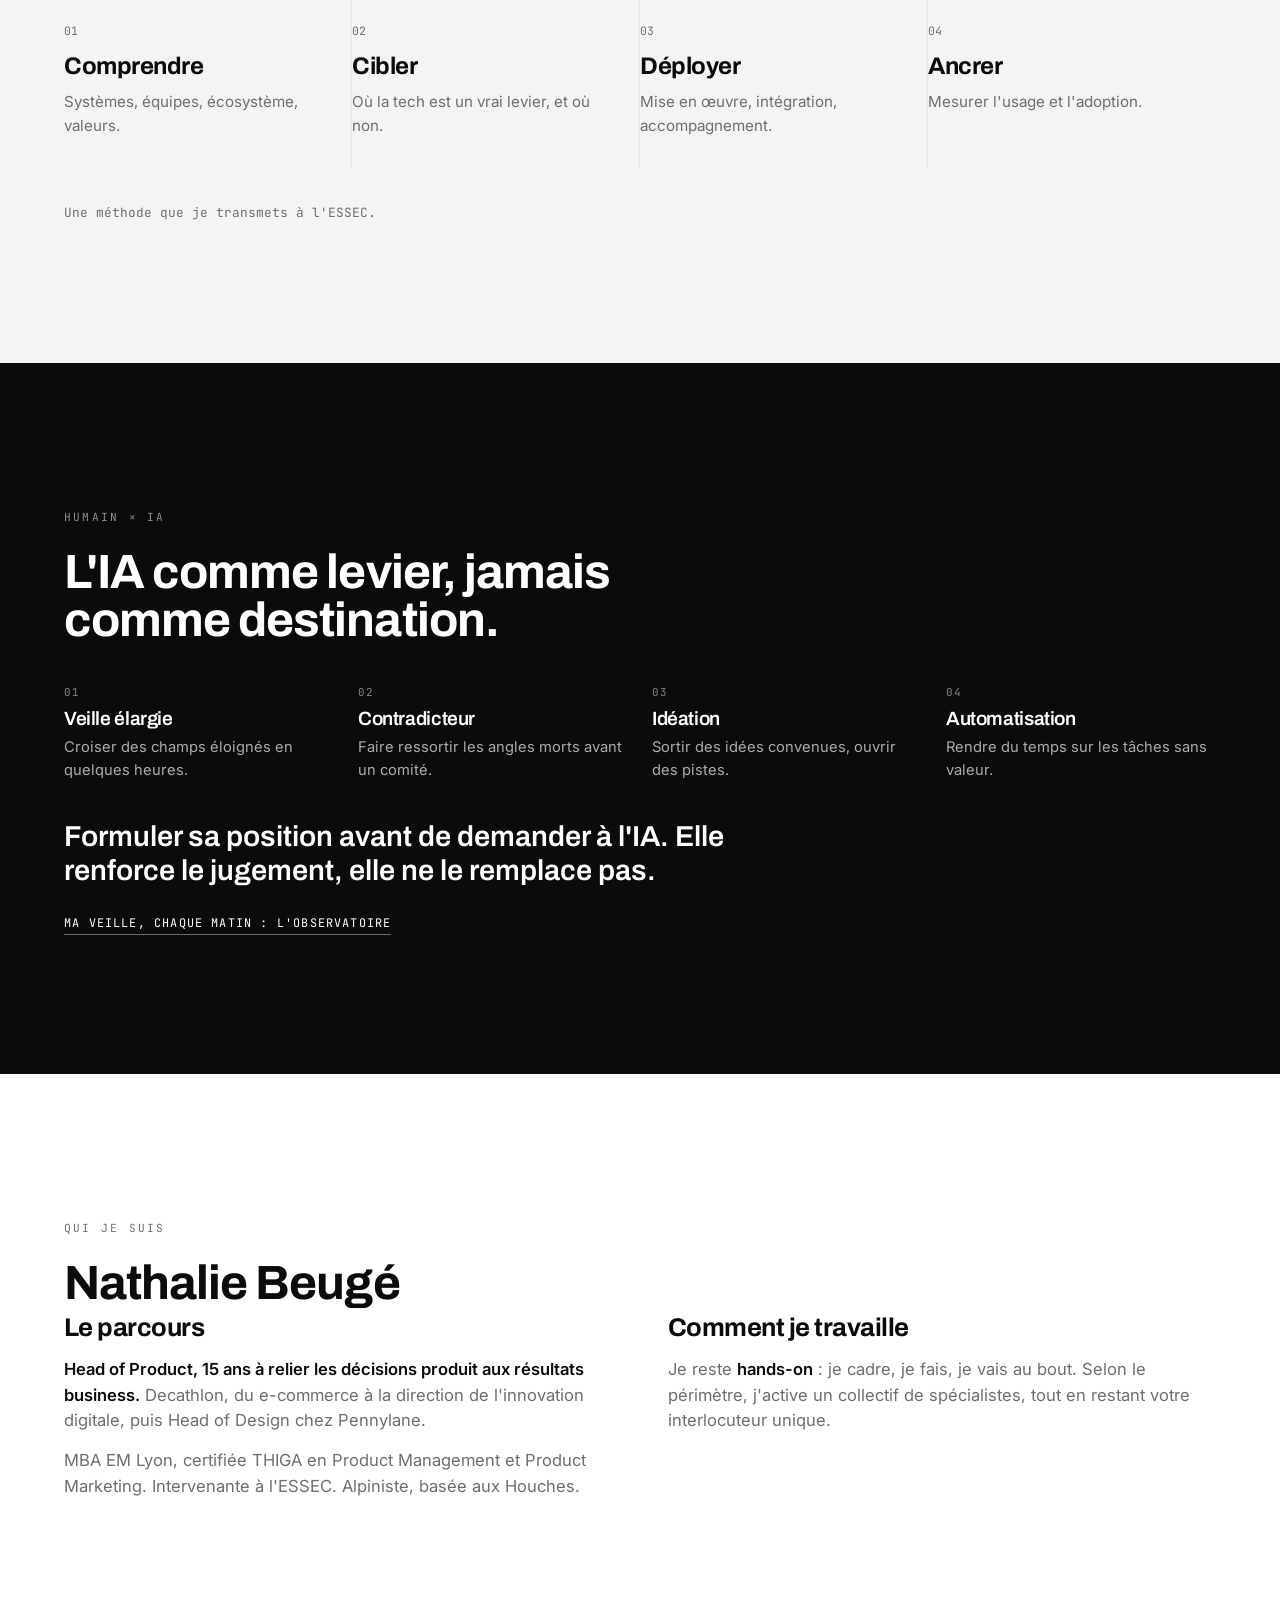
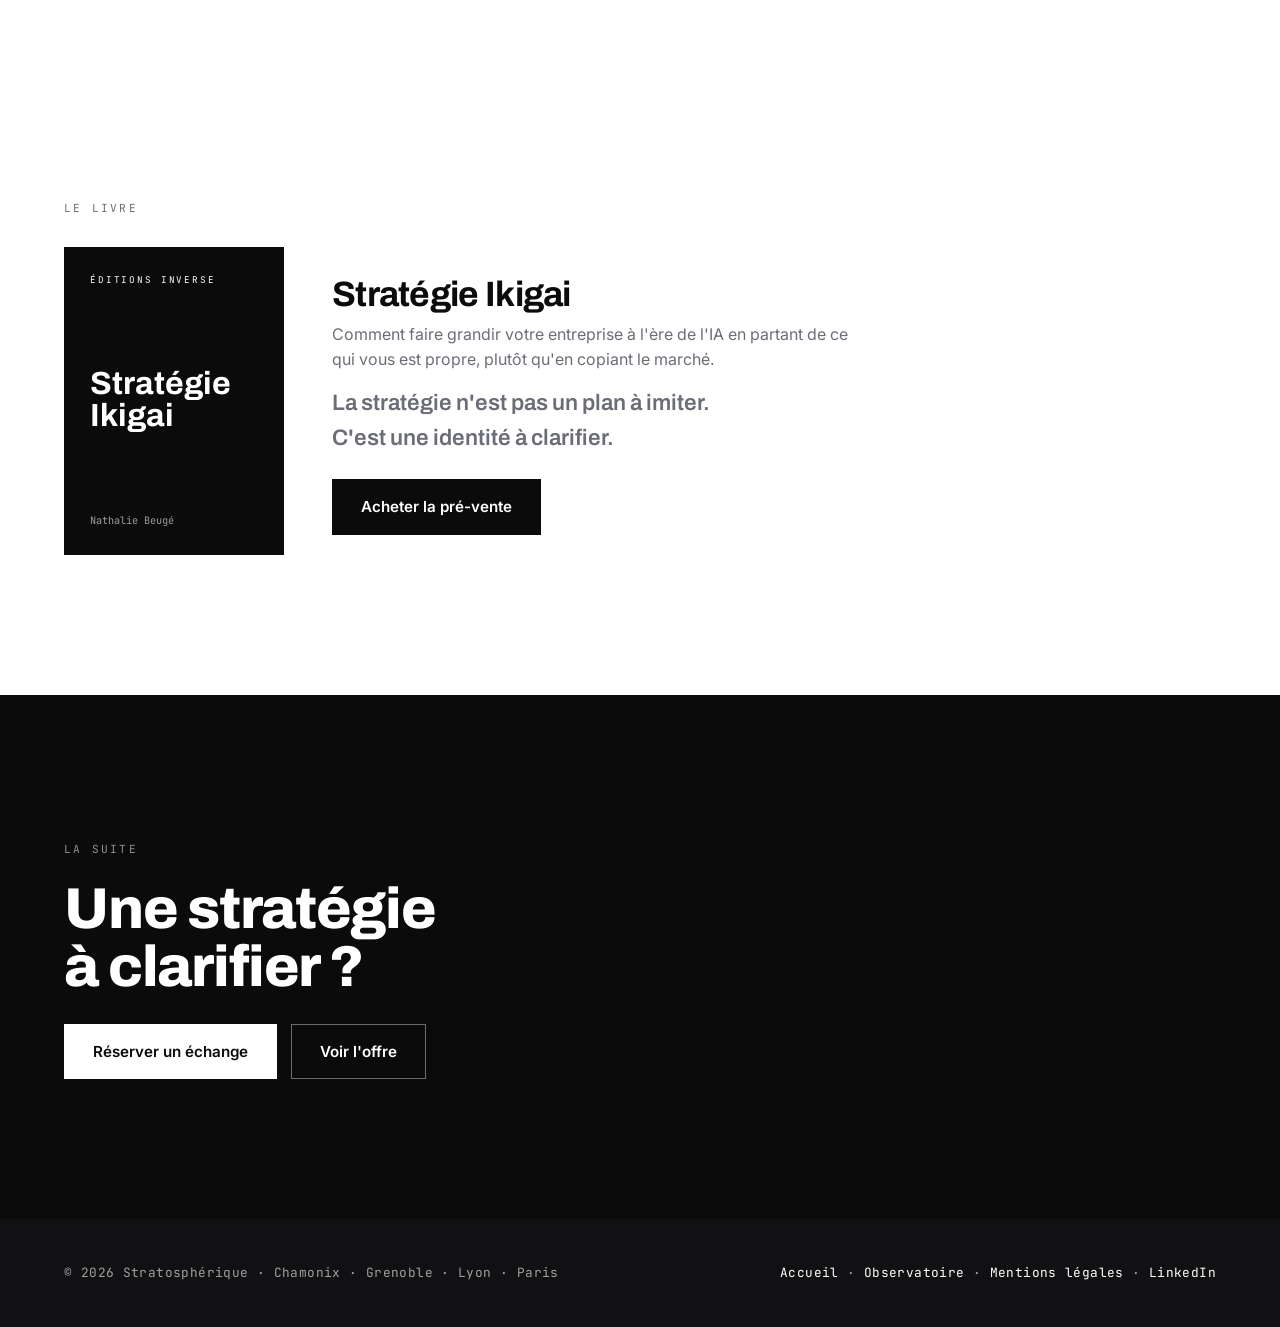
<file: manifeste.html>
<!doctype html>
<html lang="fr">
<head>
<meta charset="utf-8" />
<meta name="viewport" content="width=device-width,initial-scale=1" />
<meta name="theme-color" content="#0B0B0C" />
<title>À propos — Stratosphérique</title>
<meta name="description" content="À propos de Stratosphérique et de Nathalie Beugé : la vision, la méthode, l'usage de l'IA, le framework Stratégie Ikigai et le livre." />
<link rel="canonical" href="https://www.stratospherique.com/manifeste.html" />

<script type="application/ld+json">
{
  "@context": "https://schema.org",
  "@graph": [
    {
      "@type": "AboutPage",
      "url": "https://www.stratospherique.com/manifeste.html",
      "name": "À propos — Stratosphérique",
      "about": { "@type": "Organization", "name": "Stratosphérique", "url": "https://www.stratospherique.com/" }
    },
    {
      "@type": "Book",
      "name": "Stratégie Ikigai",
      "author": { "@type": "Person", "name": "Nathalie Beugé", "url": "https://www.stratospherique.com/" },
      "publisher": "Éditions Inverse",
      "inLanguage": "fr",
      "url": "https://www.stratospherique.com/manifeste.html"
    }
  ]
}
</script>

<link rel="preconnect" href="https://fonts.googleapis.com">
<link rel="preconnect" href="https://fonts.gstatic.com" crossorigin>
<link href="https://fonts.googleapis.com/css2?family=Archivo:wght@500;600;700;800&family=Inter:wght@400;500;600&family=JetBrains+Mono:wght@500&display=swap" rel="stylesheet">
<link rel="icon" href="./assets/logo_black.svg" type="image/svg+xml" />
<style>
:root{
  --paper:#FFFFFF;--ink:#0B0B0C;--slate:#6B6E76;--line:#E7E7E4;--wash:#F4F4F2;--carbon:#111113;
  --display:'Archivo',system-ui,sans-serif;--sans:'Inter',system-ui,sans-serif;--mono:'JetBrains Mono',ui-monospace,monospace;
  --gutter:clamp(20px,5vw,80px);--maxw:1320px;
}
*{box-sizing:border-box;margin:0;padding:0}
html{scroll-behavior:smooth}
body{background:var(--paper);color:var(--ink);font-family:var(--sans);line-height:1.55;-webkit-font-smoothing:antialiased;overflow-x:hidden}
a{color:inherit;text-decoration:none}
img,svg{display:block;max-width:100%}
.wrap{max-width:var(--maxw);margin:0 auto;padding:0 var(--gutter)}
.skip{position:absolute;left:-9999px}.skip:focus{left:16px;top:16px;background:var(--ink);color:var(--paper);padding:10px 16px;z-index:100}
h1,h2,h3{font-family:var(--display);font-weight:700;letter-spacing:-.02em;line-height:1;text-wrap:balance}
.label{font-family:var(--mono);font-size:.7rem;letter-spacing:.2em;text-transform:uppercase;color:var(--slate);display:inline-block}
.label--inv{color:rgba(255,255,255,.6)}
.btn{display:inline-flex;align-items:center;gap:.55em;padding:15px 28px;font-family:var(--sans);font-weight:600;font-size:.95rem;border:1.5px solid var(--ink);background:var(--ink);color:var(--paper);cursor:pointer;transition:.2s ease}
.btn:hover{background:transparent;color:var(--ink)}
.btn-ghost{background:transparent;color:var(--ink)}.btn-ghost:hover{background:var(--ink);color:var(--paper)}
.arrow-link{font-family:var(--mono);font-size:.74rem;letter-spacing:.1em;text-transform:uppercase;color:var(--ink);border-bottom:1.5px solid var(--ink);padding-bottom:3px;transition:.2s}
.arrow-link:hover{opacity:.6}

header.site{position:fixed;inset:0 0 auto 0;z-index:60;background:rgba(255,255,255,.82);backdrop-filter:blur(14px);border-bottom:1px solid var(--line)}
.bar{max-width:var(--maxw);margin:0 auto;padding:16px var(--gutter);display:flex;align-items:center;justify-content:space-between}
.brand{display:flex;align-items:center;gap:12px}
.brand .mark{width:32px;height:32px}
.brand .word{font-family:var(--display);font-size:1.32rem;font-weight:700;letter-spacing:-.02em}
.menu{display:flex;align-items:center;gap:26px}
.menu a{font-family:var(--mono);font-size:.72rem;letter-spacing:.1em;text-transform:uppercase;color:var(--slate);transition:.2s}
.menu a:hover,.menu a.current{color:var(--ink)}
.menu .btn{padding:10px 18px;font-family:var(--mono);font-size:.7rem;letter-spacing:.1em;text-transform:uppercase}
.burger{display:none;flex-direction:column;gap:5px;background:none;border:0;cursor:pointer;padding:8px}
.burger span{width:24px;height:2px;background:var(--ink);display:block}
@media(max-width:1040px){.burger{display:flex}.menu{position:absolute;top:100%;right:var(--gutter);flex-direction:column;align-items:flex-start;gap:16px;background:var(--paper);border:1px solid var(--line);padding:24px 28px;transform:translateY(-8px);opacity:0;pointer-events:none;transition:.22s}.menu.open{opacity:1;transform:none;pointer-events:auto}}

section{padding:clamp(72px,11vw,140px) 0;position:relative}
.dark{background:var(--ink);color:var(--paper)}.dark .label{color:rgba(255,255,255,.55)}
.wash{background:var(--wash)}
.eyebrow{margin-bottom:22px}
.lead{max-width:64ch}
.lead h2{font-size:clamp(1.8rem,4vw,3rem)}
.lead p{color:var(--slate);margin-top:18px;font-size:1.05rem}

/* HERO */
.mhero{padding-top:clamp(140px,17vw,200px);padding-bottom:clamp(40px,7vw,80px)}
.mhero h1{font-size:clamp(2.6rem,7vw,5rem);font-weight:800;max-width:16ch}
.mhero .sub{font-size:clamp(1.05rem,1.9vw,1.3rem);color:var(--slate);max-width:52ch;margin-top:24px}

/* CONVICTIONS */
.credo{border-top:2px solid var(--ink);margin-top:8px}
.credo .item{display:grid;grid-template-columns:64px 1fr;gap:28px;padding:36px 0;border-bottom:1px solid var(--line);align-items:start}
.credo .n{font-family:var(--mono);font-size:.8rem;color:var(--slate);padding-top:8px}
.credo h3{font-size:clamp(1.4rem,3.2vw,2.1rem);max-width:26ch}
.credo p{margin-top:12px;color:var(--slate);font-size:1.02rem;max-width:58ch}
@media(max-width:640px){.credo .item{grid-template-columns:1fr;gap:8px}}

/* IKIGAI (fin) */
.ik{display:grid;grid-template-columns:1fr 1.1fr;gap:56px;align-items:center;margin-top:40px}
.ik .qs{list-style:none;display:flex;flex-direction:column}
.ik .qs li{font-family:var(--display);font-weight:600;font-size:clamp(1.3rem,2.6vw,1.9rem);padding:16px 0;border-bottom:1px solid var(--line);color:var(--ink)}
.ik .qs li:last-child{border-bottom:none}
.ik .synth{font-family:var(--display);font-weight:700;font-size:clamp(1.5rem,3vw,2.2rem);line-height:1.1;max-width:16ch}
.ik .synth .mk{width:34px;height:34px;margin-bottom:18px;color:var(--ink)}
.ik .synth .mk circle{fill:none;stroke:currentColor;stroke-width:1.3}
.ik .synth .mk .core{fill:currentColor}
.ik .synth small{display:block;margin-top:16px;font-family:var(--mono);font-weight:500;font-size:.72rem;letter-spacing:.1em;text-transform:uppercase;color:var(--slate)}
@media(max-width:820px){.ik{grid-template-columns:1fr;gap:32px}}

/* METHODE */
.method-grid{display:grid;grid-template-columns:repeat(4,1fr);margin-top:40px;border-top:2px solid var(--ink)}
.mstep{padding:28px 24px 32px 0;border-right:1px solid var(--line)}
.mstep:last-child{border-right:none;padding-right:0}
.mstep .mn{font-family:var(--mono);font-size:.72rem;color:var(--slate)}
.mstep h3{font-size:1.5rem;margin:14px 0 12px}
.mstep p{font-size:.95rem;color:var(--slate)}
.method-foot{margin-top:34px;font-family:var(--mono);font-size:.8rem;color:var(--slate)}
@media(max-width:820px){.method-grid{grid-template-columns:1fr 1fr}.mstep{padding-right:24px;border-right:1px solid var(--line)}.mstep:nth-child(2n){border-right:none;padding-right:0}}
@media(max-width:480px){.method-grid{grid-template-columns:1fr}.mstep{border-right:none;padding-right:0;border-bottom:1px solid var(--line)}.mstep:last-child{border-bottom:none}}

/* IA */
.ia-grid{display:grid;grid-template-columns:repeat(4,1fr);gap:24px;margin-top:40px}
.ia-c .un{font-family:var(--mono);font-size:.68rem;letter-spacing:.12em;color:rgba(255,255,255,.5)}
.ia-c h3{font-size:1.2rem;font-weight:600;color:var(--paper);margin:8px 0}
.ia-c p{font-size:.92rem;color:rgba(255,255,255,.66)}
.ia-rule{margin-top:38px;font-family:var(--display);font-weight:600;font-size:clamp(1.3rem,2.6vw,1.8rem);color:var(--paper);max-width:40ch;line-height:1.2}
.ia-obs{margin-top:20px}
@media(max-width:900px){.ia-grid{grid-template-columns:1fr 1fr}}
@media(max-width:520px){.ia-grid{grid-template-columns:1fr}}

/* QUI */
.who{display:grid;grid-template-columns:1fr 1fr;gap:56px;align-items:start;margin-top:8px}
.who h3{font-size:1.6rem;margin-bottom:16px}
.who p{color:var(--slate);font-size:1.04rem;margin-bottom:14px}
.who p b{color:var(--ink);font-weight:600}
@media(max-width:760px){.who{grid-template-columns:1fr;gap:36px}}

/* INFLUENCES */
.infl{display:grid;grid-template-columns:repeat(3,1fr);border-top:1px solid var(--line);margin-top:36px}
.infl div{padding:24px 26px 24px 0;border-bottom:1px solid var(--line)}
.infl .nm{font-family:var(--display);font-weight:600;font-size:1.3rem}
.infl .ds{margin-top:6px;font-size:.9rem;color:var(--slate)}
@media(max-width:680px){.infl{grid-template-columns:1fr}}

/* BOOK */
.book{display:grid;grid-template-columns:220px 1fr;gap:48px;align-items:center;margin-top:8px}
.bt-cover{aspect-ratio:3/4.2;background:var(--ink);color:var(--paper);padding:26px;display:flex;flex-direction:column;justify-content:space-between}
.bt-cover .t1{font-family:var(--mono);font-size:.58rem;letter-spacing:.2em}
.bt-cover .t2{font-family:var(--display);font-weight:700;font-size:2rem;line-height:1}
.bt-cover .t3{font-family:var(--mono);font-size:.64rem;color:rgba(255,255,255,.6)}
.book h3{font-size:clamp(1.6rem,3vw,2.2rem);margin:10px 0}
.book p{color:var(--slate);margin-bottom:12px;max-width:52ch}
.book .q{font-family:var(--display);font-weight:600;font-size:1.4rem;margin:14px 0 24px;max-width:30ch}
@media(max-width:640px){.book{grid-template-columns:1fr;gap:26px}.bt-cover{max-width:180px}}

/* CTA */
.endcta{text-align:left}
.endcta h2{font-size:clamp(2rem,5vw,3.6rem);font-weight:800;max-width:18ch;color:var(--paper)}
.endcta .actions{display:flex;gap:14px;flex-wrap:wrap;margin-top:28px}
.endcta .btn{background:var(--paper);color:var(--ink);border-color:var(--paper)}
.endcta .btn:hover{background:transparent;color:var(--paper)}
.endcta .btn-ghost{background:transparent;color:var(--paper);border-color:rgba(255,255,255,.4)}
.endcta .btn-ghost:hover{background:var(--paper);color:var(--ink)}

footer{background:var(--carbon);color:rgba(255,255,255,.6);padding:44px 0;font-size:.8rem}
.foot{display:flex;justify-content:space-between;gap:18px;flex-wrap:wrap;font-family:var(--mono);letter-spacing:.03em}
.foot a{color:var(--paper)}.foot a:hover{opacity:.7}

@keyframes rise{from{opacity:0;transform:translateY(20px)}to{opacity:1;transform:none}}
.reveal{animation:rise .6s ease both}
@media(prefers-reduced-motion:reduce){.reveal{animation:none;opacity:1;transform:none}}
</style>
</head>

<body>
<a class="skip" href="#content">Aller au contenu</a>

<header class="site" id="site">
  <div class="bar">
    <a class="brand" href="./" aria-label="Stratosphérique, accueil">
      <img class="mark" src="./assets/logo_black.svg" alt="" width="32" height="32" />
      <span class="word">Stratosphérique</span>
    </a>
    <button class="burger" aria-expanded="false" aria-controls="menu" aria-label="Menu"><span></span><span></span><span></span></button>
    <nav class="menu" id="menu" aria-label="Navigation">
      <a href="./">Accueil</a>
      <a href="./manifeste.html" class="current" aria-current="page">À propos</a>
      <a href="./inner-self.html">Inner Self</a>
      <a href="./observatoire.html">Observatoire</a>
      <a class="btn" href="./#contact">Prendre contact</a>
    </nav>
  </div>
</header>

<main id="content">

<!-- HERO -->
<section class="mhero" id="top">
  <div class="wrap">
    <span class="label eyebrow reveal">À propos</span>
    <h1 class="reveal">La stratégie ne s'imite pas. Elle se clarifie.</h1>
    <p class="sub reveal">Ce que je crois, comment je travaille, et d'où ça vient.</p>
  </div>
</section>

<!-- CONVICTIONS -->
<section class="wash">
  <div class="wrap">
    <div class="lead reveal"><span class="label eyebrow">Convictions</span></div>
    <div class="credo reveal">
      <div class="item"><div class="n">01</div><div><h3>L'usage d'abord, l'outil ensuite.</h3><p>Une stratégie ne vit pas dans un slide, mais dans ce que les équipes font chaque jour.</p></div></div>
      <div class="item"><div class="n">02</div><div><h3>Une stratégie ne s'imite pas, elle s'incarne.</h3><p>Copier le plan d'un concurrent, c'est hériter de sa moyenne. La vôtre part de ce qui vous est propre.</p></div></div>
      <div class="item"><div class="n">03</div><div><h3>L'exécution est la stratégie.</h3><p>Une intention non exécutée ne vaut rien. Je vais jusqu'à l'adoption, pas jusqu'à la reco.</p></div></div>
      <div class="item"><div class="n">04</div><div><h3>L'IA est un levier, pas une destination.</h3><p>Branchée là où elle sert, elle fait gagner du temps. Ailleurs, elle ajoute du coût.</p></div></div>
      <div class="item"><div class="n">05</div><div><h3>Seul on va vite, en cordée on va loin.</h3><p>Je reste hands-on : je cadre, je fais, et j'active un collectif quand le projet le demande.</p></div></div>
    </div>
  </div>
</section>

<!-- IKIGAI (fin) -->
<section id="ikigai">
  <div class="wrap">
    <div class="lead reveal">
      <span class="label eyebrow">Le cadre</span>
      <h2>Stratégie Ikigai</h2>
      <p>Une stratégie qui tient ne s'invente pas, elle se trouve. Au croisement de quatre questions simples.</p>
    </div>
    <div class="ik reveal">
      <ul class="qs">
        <li>Ce que vous faites mieux que quiconque.</li>
        <li>Ce dont votre marché a vraiment besoin.</li>
        <li>Ce pour quoi on vous paie.</li>
        <li>Ce qui vous fait avancer.</li>
      </ul>
      <div class="synth">
        <svg class="mk" viewBox="0 0 48 48" aria-hidden="true"><circle cx="24" cy="17" r="12"/><circle cx="24" cy="31" r="12"/><circle cx="17" cy="24" r="12"/><circle cx="31" cy="24" r="12"/><circle class="core" cx="24" cy="24" r="1.6"/></svg>
        Au centre, une direction que vous seul pouvez tenir.
        <small>C'est là que je travaille.</small>
      </div>
    </div>
  </div>
</section>

<!-- METHODE (rapatriée de la home) -->
<section class="wash" id="methode">
  <div class="wrap">
    <div class="lead reveal">
      <span class="label eyebrow">La méthode</span>
      <h2>Comprendre. Cibler. Déployer. Ancrer.</h2>
      <p>Du terrain à l'usage. Je lis l'entreprise telle qu'elle est, je cible où la tech aide vraiment, je déploie, puis je veille à ce que l'usage s'installe.</p>
    </div>
    <div class="method-grid reveal">
      <div class="mstep"><div class="mn">01</div><h3>Comprendre</h3><p>Systèmes, équipes, écosystème, valeurs.</p></div>
      <div class="mstep"><div class="mn">02</div><h3>Cibler</h3><p>Où la tech est un vrai levier, et où non.</p></div>
      <div class="mstep"><div class="mn">03</div><h3>Déployer</h3><p>Mise en œuvre, intégration, accompagnement.</p></div>
      <div class="mstep"><div class="mn">04</div><h3>Ancrer</h3><p>Mesurer l'usage et l'adoption.</p></div>
    </div>
    <p class="method-foot reveal">Une méthode que je transmets à l'ESSEC.</p>
  </div>
</section>

<!-- IA (rapatriée de la home) -->
<section class="dark" id="ia">
  <div class="wrap">
    <div class="lead reveal" style="max-width:60ch">
      <span class="label label--inv eyebrow">Humain × IA</span>
      <h2 style="color:var(--paper)">L'IA comme levier, jamais comme destination.</h2>
    </div>
    <div class="ia-grid reveal">
      <div class="ia-c"><div class="un">01</div><h3>Veille élargie</h3><p>Croiser des champs éloignés en quelques heures.</p></div>
      <div class="ia-c"><div class="un">02</div><h3>Contradicteur</h3><p>Faire ressortir les angles morts avant un comité.</p></div>
      <div class="ia-c"><div class="un">03</div><h3>Idéation</h3><p>Sortir des idées convenues, ouvrir des pistes.</p></div>
      <div class="ia-c"><div class="un">04</div><h3>Automatisation</h3><p>Rendre du temps sur les tâches sans valeur.</p></div>
    </div>
    <p class="ia-rule reveal">Formuler sa position avant de demander à l'IA. Elle renforce le jugement, elle ne le remplace pas.</p>
    <p class="ia-obs reveal"><a class="arrow-link" href="./observatoire.html" style="color:var(--paper);border-color:rgba(255,255,255,.4)">Ma veille, chaque matin : l'Observatoire</a></p>
  </div>
</section>

<!-- QUI -->
<section id="qui">
  <div class="wrap">
    <div class="lead reveal"><span class="label eyebrow">Qui je suis</span><h2>Nathalie Beugé</h2></div>
    <div class="who reveal">
      <div>
        <h3>Le parcours</h3>
        <p><b>Head of Product, 15 ans à relier les décisions produit aux résultats business.</b> Decathlon, du e-commerce à la direction de l'innovation digitale, puis Head of Design chez Pennylane.</p>
        <p>MBA EM Lyon, certifiée THIGA en Product Management et Product Marketing. Intervenante à l'ESSEC. Alpiniste, basée aux Houches.</p>
      </div>
      <div>
        <h3>Comment je travaille</h3>
        <p>Je reste <b>hands-on</b> : je cadre, je fais, je vais au bout. Selon le périmètre, j'active un collectif de spécialistes, tout en restant votre interlocuteur unique.</p>
      </div>
    </div>
  </div>
</section>

<!-- BOOK -->
<section id="livre">
  <div class="wrap">
    <div class="lead reveal"><span class="label eyebrow">Le livre</span></div>
    <div class="book reveal">
      <div class="bt-cover"><div class="t1">ÉDITIONS INVERSE</div><div class="t2">Stratégie<br>Ikigai</div><div class="t3">Nathalie Beugé</div></div>
      <div>
        <h3>Stratégie Ikigai</h3>
        <p>Comment faire grandir votre entreprise à l'ère de l'IA en partant de ce qui vous est propre, plutôt qu'en copiant le marché.</p>
        <p class="q">La stratégie n'est pas un plan à imiter. C'est une identité à clarifier.</p>
        <a href="https://beugenathalie.gumroad.com/l/ymeuu" class="btn" target="_blank" rel="noopener">Acheter la pré-vente</a>
      </div>
    </div>
  </div>
</section>

<!-- CTA -->
<section class="dark endcta">
  <div class="wrap">
    <span class="label label--inv eyebrow reveal">La suite</span>
    <h2 class="reveal">Une stratégie à clarifier ?</h2>
    <div class="actions reveal">
      <a class="btn" href="https://calendar.app.google/BK3kgHikuWsr1CEn7" target="_blank" rel="noopener">Réserver un échange</a>
      <a class="btn btn-ghost" href="./#offre">Voir l'offre</a>
    </div>
  </div>
</section>

</main>

<footer>
  <div class="wrap foot">
    <div>© <span id="year"></span> Stratosphérique · Chamonix · Grenoble · Lyon · Paris</div>
    <div>
      <a href="./">Accueil</a> ·
      <a href="./observatoire.html">Observatoire</a> ·
      <a href="./mentions-legales.html">Mentions légales</a> ·
      <a href="https://www.linkedin.com/company/stratospherique/" target="_blank" rel="noopener">LinkedIn</a>
    </div>
  </div>
</footer>

<script>
(function(){
  var y=document.getElementById('year'); if(y) y.textContent=new Date().getFullYear();
  var site=document.getElementById('site');
  function onScroll(){ if(site) site.style.boxShadow = window.scrollY>30 ? '0 8px 30px -24px rgba(0,0,0,.4)' : 'none'; }
  onScroll(); window.addEventListener('scroll',onScroll,{passive:true});
  var burger=document.querySelector('.burger'), menu=document.getElementById('menu');
  if(burger&&menu){
    burger.addEventListener('click',function(){ var o=menu.classList.toggle('open'); burger.setAttribute('aria-expanded',o?'true':'false'); });
    menu.querySelectorAll('a').forEach(function(a){ a.addEventListener('click',function(){ menu.classList.remove('open'); burger.setAttribute('aria-expanded','false'); }); });
  }
})();
</script>
</body>
</html>
</file>
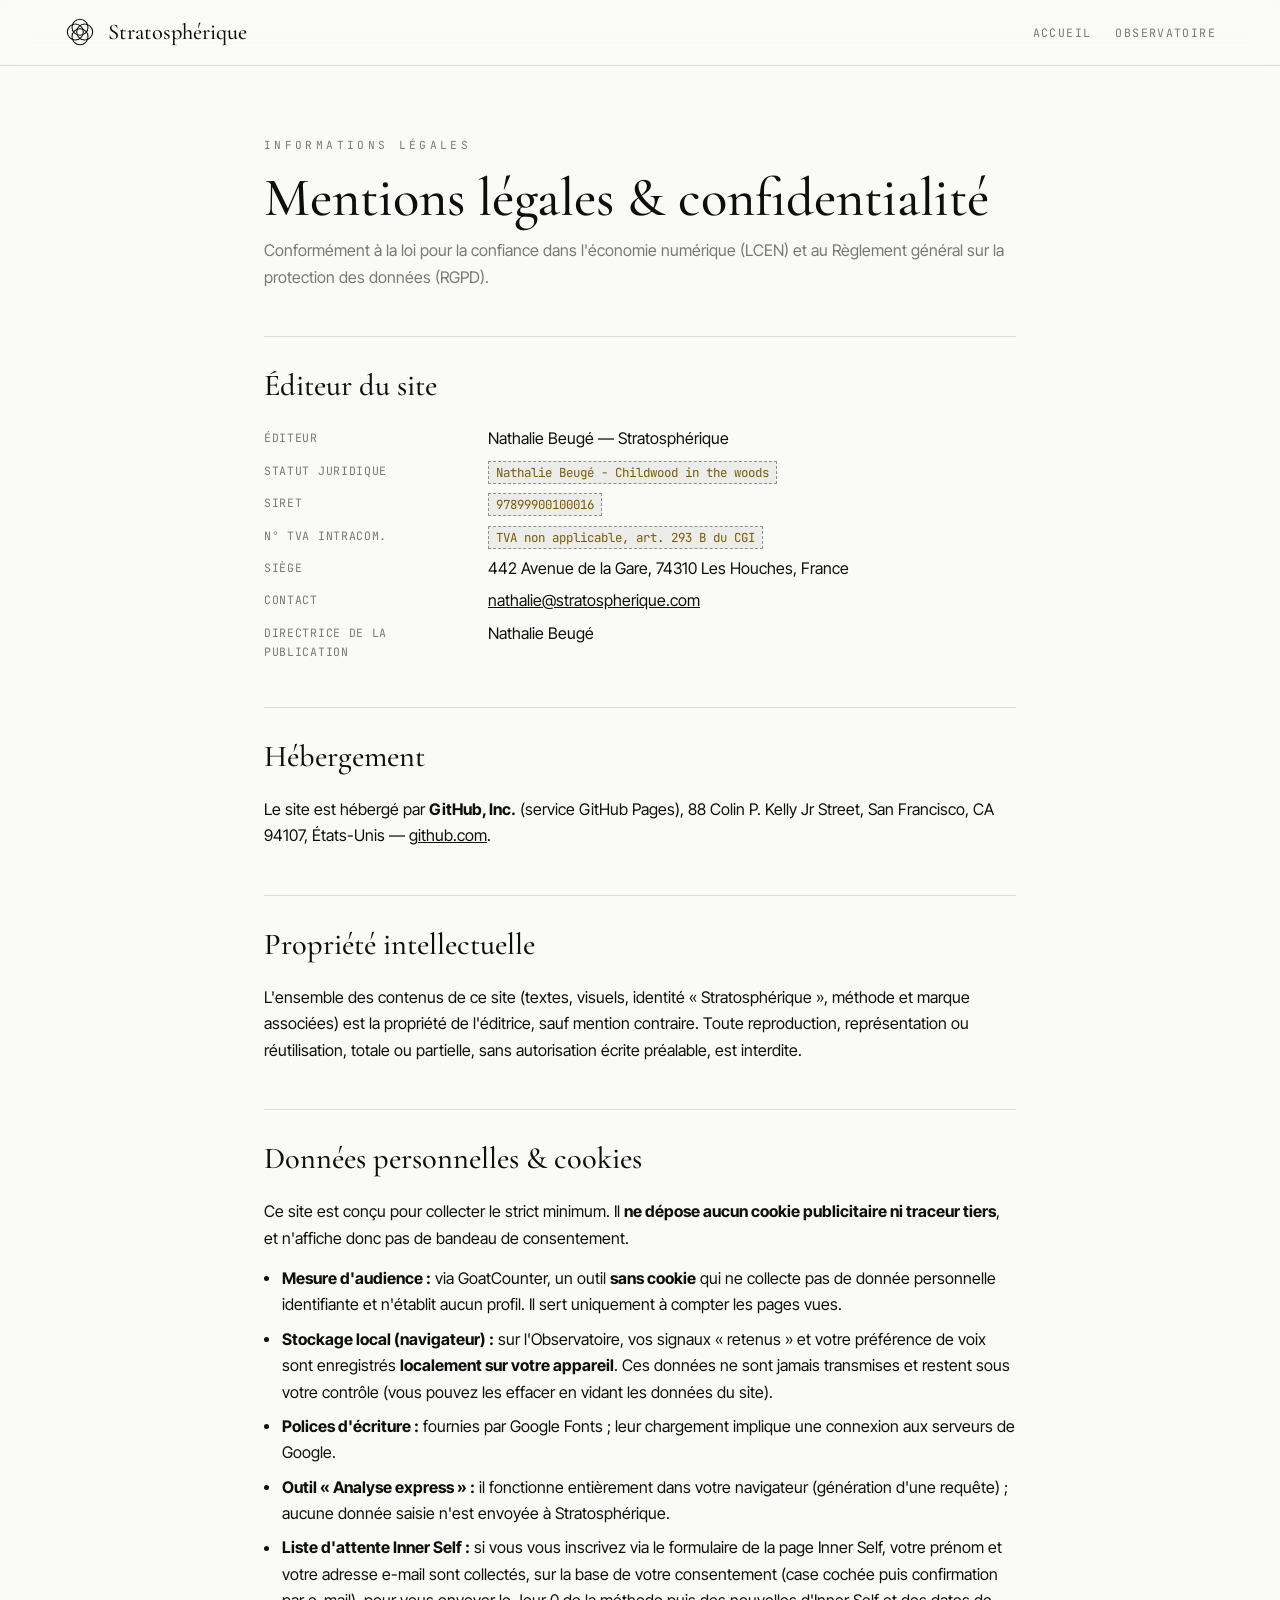
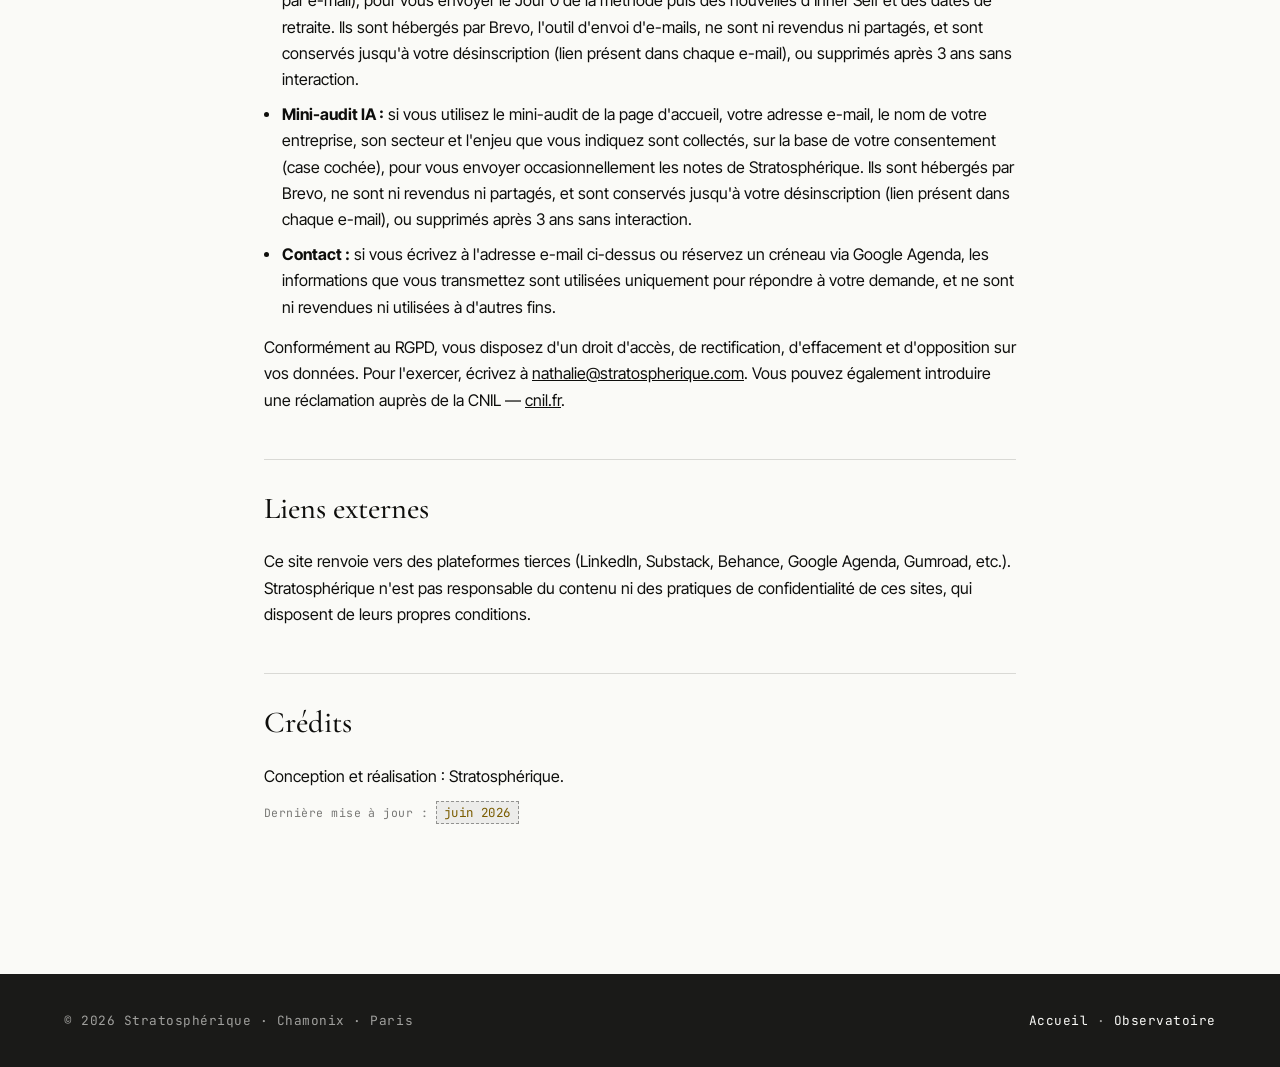
<file: mentions-legales.html>
<!doctype html>
<html lang="fr">
<head>
<meta charset="utf-8" />
<meta name="viewport" content="width=device-width,initial-scale=1" />
<meta name="theme-color" content="#0E0E0C" />
<title>Mentions légales & confidentialité — Stratosphérique</title>
<meta name="description" content="Mentions légales et politique de confidentialité du site Stratosphérique." />
<meta name="robots" content="noindex" />
<link rel="preconnect" href="https://fonts.googleapis.com">
<link rel="preconnect" href="https://fonts.gstatic.com" crossorigin>
<link href="https://fonts.googleapis.com/css2?family=Cormorant+Garamond:ital,wght@0,300;0,400;0,500;1,400;1,500&family=Inter+Tight:wght@400;500;600&family=JetBrains+Mono:wght@400;500&display=swap" rel="stylesheet">
<link rel="icon" href="./assets/favicon-ikigai-512.png" type="image/png" />
<style>
:root{
  --ink:#0E0E0C;--paper:#FAFAF7;--carbon:#1A1A18;--mist:#ECECEA;
  --line:rgba(14,14,12,.14);--line-soft:rgba(14,14,12,.08);--muted:rgba(14,14,12,.55);
  --paper-muted:rgba(250,250,247,.6);
  --display:'Cormorant Garamond',Georgia,serif;
  --sans:'Inter Tight',system-ui,sans-serif;
  --mono:'JetBrains Mono',monospace;
  --gutter:clamp(20px,5vw,72px);--maxw:880px;
}
*{box-sizing:border-box;margin:0;padding:0}
html{scroll-behavior:smooth}
body{background:var(--paper);color:var(--ink);font-family:var(--sans);line-height:1.65;-webkit-font-smoothing:antialiased}
a{color:inherit}
.wrap{max-width:var(--maxw);margin:0 auto;padding:0 var(--gutter)}
.label{font-family:var(--mono);font-size:.7rem;letter-spacing:.3em;text-transform:uppercase;color:var(--muted)}
h1{font-family:var(--display);font-weight:500;font-size:clamp(2.2rem,5vw,3.4rem);line-height:1.05;margin:14px 0 10px}
h2{font-family:var(--display);font-weight:500;font-size:clamp(1.4rem,3vw,1.9rem);margin:46px 0 14px;padding-top:24px;border-top:1px solid var(--line)}
p,li{font-size:1rem;color:var(--ink)}
p{margin:0 0 14px}
.muted{color:var(--muted)}
ul{margin:0 0 14px;padding-left:0;list-style:none}
li{padding-left:18px;position:relative;margin-bottom:8px}
li::before{content:"";position:absolute;left:0;top:.7em;width:5px;height:5px;background:var(--ink);border-radius:50%}
.todo{background:var(--mist);border:1px dashed rgba(14,14,12,.4);padding:2px 7px;font-family:var(--mono);font-size:.78rem;color:#7a5c00}
.dl{display:grid;grid-template-columns:200px 1fr;gap:6px 24px;margin:0 0 14px}
.dl dt{font-family:var(--mono);font-size:.72rem;letter-spacing:.06em;text-transform:uppercase;color:var(--muted);padding-top:3px}
.dl dd{margin:0}
@media(max-width:560px){.dl{grid-template-columns:1fr;gap:2px}.dl dt{margin-top:10px}}

header.site{position:sticky;top:0;z-index:50;background:rgba(250,250,247,.82);backdrop-filter:blur(12px);border-bottom:1px solid var(--line)}
.bar{max-width:1280px;margin:0 auto;padding:14px var(--gutter);display:flex;align-items:center;justify-content:space-between}
.brand{display:flex;align-items:center;gap:12px;color:var(--ink);text-decoration:none}
.brand .mark{width:32px;height:auto}
.brand .word{font-family:var(--display);font-size:1.4rem;font-weight:500}
.nav{display:flex;gap:24px}
.nav a{font-family:var(--mono);font-size:.72rem;letter-spacing:.12em;text-transform:uppercase;color:var(--muted);text-decoration:none;transition:.2s}
.nav a:hover{color:var(--ink)}

main{padding:64px 0 96px}
.intro{margin-bottom:8px}
.updated{font-family:var(--mono);font-size:.72rem;letter-spacing:.04em;color:var(--muted);margin-top:8px}

footer{background:var(--carbon);color:var(--paper-muted);padding:36px 0;font-size:.8rem;margin-top:40px}
.foot{max-width:1280px;margin:0 auto;padding:0 var(--gutter);display:flex;justify-content:space-between;gap:18px;flex-wrap:wrap;font-family:var(--mono);letter-spacing:.04em}
.foot a{color:var(--paper);text-decoration:none}
.foot a:hover{opacity:.7}
</style>
</head>
<body>

<header class="site">
  <div class="bar">
    <a class="brand" href="./index.html" aria-label="Stratosphérique, accueil">
      <svg class="mark" viewBox="0 0 48 48" fill="none" stroke="currentColor" stroke-width="1.6" aria-hidden="true"><circle cx="24" cy="17" r="12"/><circle cx="24" cy="31" r="12"/><circle cx="17" cy="24" r="12"/><circle cx="31" cy="24" r="12"/></svg>
      <span class="word">Stratosphérique</span>
    </a>
    <nav class="nav" aria-label="Navigation">
      <a href="./index.html">Accueil</a>
      <a href="./observatoire.html">Observatoire</a>
    </nav>
  </div>
</header>

<main>
  <div class="wrap">
    <span class="label">Informations légales</span>
    <h1>Mentions légales &amp; confidentialité</h1>
    <p class="intro muted">Conformément à la loi pour la confiance dans l'économie numérique (LCEN) et au Règlement général sur la protection des données (RGPD).</p>

    <h2>Éditeur du site</h2>
    <dl class="dl">
      <dt>Éditeur</dt><dd>Nathalie Beugé — Stratosphérique</dd>
      <dt>Statut juridique</dt><dd><span class="todo">Nathalie Beugé - Childwood in the
woods</span></dd>
      <dt>SIRET</dt><dd><span class="todo">97899900100016</span></dd>
      <dt>N° TVA intracom.</dt><dd><span class="todo">TVA non applicable, art. 293 B du CGI</span></dd>
      <dt>Siège</dt><dd>442 Avenue de la Gare, 74310 Les Houches, France</dd>
      <dt>Contact</dt><dd><a href="mailto:nathalie@stratospherique.com">nathalie@stratospherique.com</a></dd>
      <dt>Directrice de la publication</dt><dd>Nathalie Beugé</dd>
    </dl>

    <h2>Hébergement</h2>
    <p>Le site est hébergé par <strong>GitHub, Inc.</strong> (service GitHub Pages), 88 Colin P. Kelly Jr Street, San Francisco, CA 94107, États-Unis — <a href="https://github.com" target="_blank" rel="noopener">github.com</a>.</p>

    <h2>Propriété intellectuelle</h2>
    <p>L'ensemble des contenus de ce site (textes, visuels, identité « Stratosphérique », méthode et marque associées) est la propriété de l'éditrice, sauf mention contraire. Toute reproduction, représentation ou réutilisation, totale ou partielle, sans autorisation écrite préalable, est interdite.</p>

    <h2 id="donnees">Données personnelles &amp; cookies</h2>
    <p>Ce site est conçu pour collecter le strict minimum. Il <strong>ne dépose aucun cookie publicitaire ni traceur tiers</strong>, et n'affiche donc pas de bandeau de consentement.</p>
    <ul>
      <li><strong>Mesure d'audience :</strong> via GoatCounter, un outil <strong>sans cookie</strong> qui ne collecte pas de donnée personnelle identifiante et n'établit aucun profil. Il sert uniquement à compter les pages vues.</li>
      <li><strong>Stockage local (navigateur) :</strong> sur l'Observatoire, vos signaux « retenus » et votre préférence de voix sont enregistrés <strong>localement sur votre appareil</strong>. Ces données ne sont jamais transmises et restent sous votre contrôle (vous pouvez les effacer en vidant les données du site).</li>
      <li><strong>Polices d'écriture :</strong> fournies par Google Fonts ; leur chargement implique une connexion aux serveurs de Google.</li>
      <li><strong>Outil « Analyse express » :</strong> il fonctionne entièrement dans votre navigateur (génération d'une requête) ; aucune donnée saisie n'est envoyée à Stratosphérique.</li>
      <li><strong>Liste d'attente Inner Self :</strong> si vous vous inscrivez via le formulaire de la page Inner Self, votre prénom et votre adresse e-mail sont collectés, sur la base de votre consentement (case cochée puis confirmation par e-mail), pour vous envoyer le Jour 0 de la méthode puis des nouvelles d'Inner Self et des dates de retraite. Ils sont hébergés par Brevo, l'outil d'envoi d'e-mails, ne sont ni revendus ni partagés, et sont conservés jusqu'à votre désinscription (lien présent dans chaque e-mail), ou supprimés après 3 ans sans interaction.</li>
      <li><strong>Mini-audit IA :</strong> si vous utilisez le mini-audit de la page d'accueil, votre adresse e-mail, le nom de votre entreprise, son secteur et l'enjeu que vous indiquez sont collectés, sur la base de votre consentement (case cochée), pour vous envoyer occasionnellement les notes de Stratosphérique. Ils sont hébergés par Brevo, ne sont ni revendus ni partagés, et sont conservés jusqu'à votre désinscription (lien présent dans chaque e-mail), ou supprimés après 3 ans sans interaction.</li>
      <li><strong>Contact :</strong> si vous écrivez à l'adresse e-mail ci-dessus ou réservez un créneau via Google Agenda, les informations que vous transmettez sont utilisées uniquement pour répondre à votre demande, et ne sont ni revendues ni utilisées à d'autres fins.</li>
    </ul>
    <p>Conformément au RGPD, vous disposez d'un droit d'accès, de rectification, d'effacement et d'opposition sur vos données. Pour l'exercer, écrivez à <a href="mailto:nathalie@stratospherique.com">nathalie@stratospherique.com</a>. Vous pouvez également introduire une réclamation auprès de la CNIL — <a href="https://www.cnil.fr" target="_blank" rel="noopener">cnil.fr</a>.</p>

    <h2>Liens externes</h2>
    <p>Ce site renvoie vers des plateformes tierces (LinkedIn, Substack, Behance, Google Agenda, Gumroad, etc.). Stratosphérique n'est pas responsable du contenu ni des pratiques de confidentialité de ces sites, qui disposent de leurs propres conditions.</p>

    <h2>Crédits</h2>
    <p>Conception et réalisation : Stratosphérique.</p>

    <p class="updated">Dernière mise à jour : <span class="todo">juin 2026</span></p>
  </div>
</main>

<footer>
  <div class="foot">
    <div>© <span id="year"></span> Stratosphérique · Chamonix · Paris</div>
    <div><a href="./index.html">Accueil</a> · <a href="./observatoire.html">Observatoire</a></div>
  </div>
</footer>

<script>document.getElementById('year').textContent=new Date().getFullYear();</script>
</body>
</html>
</file>
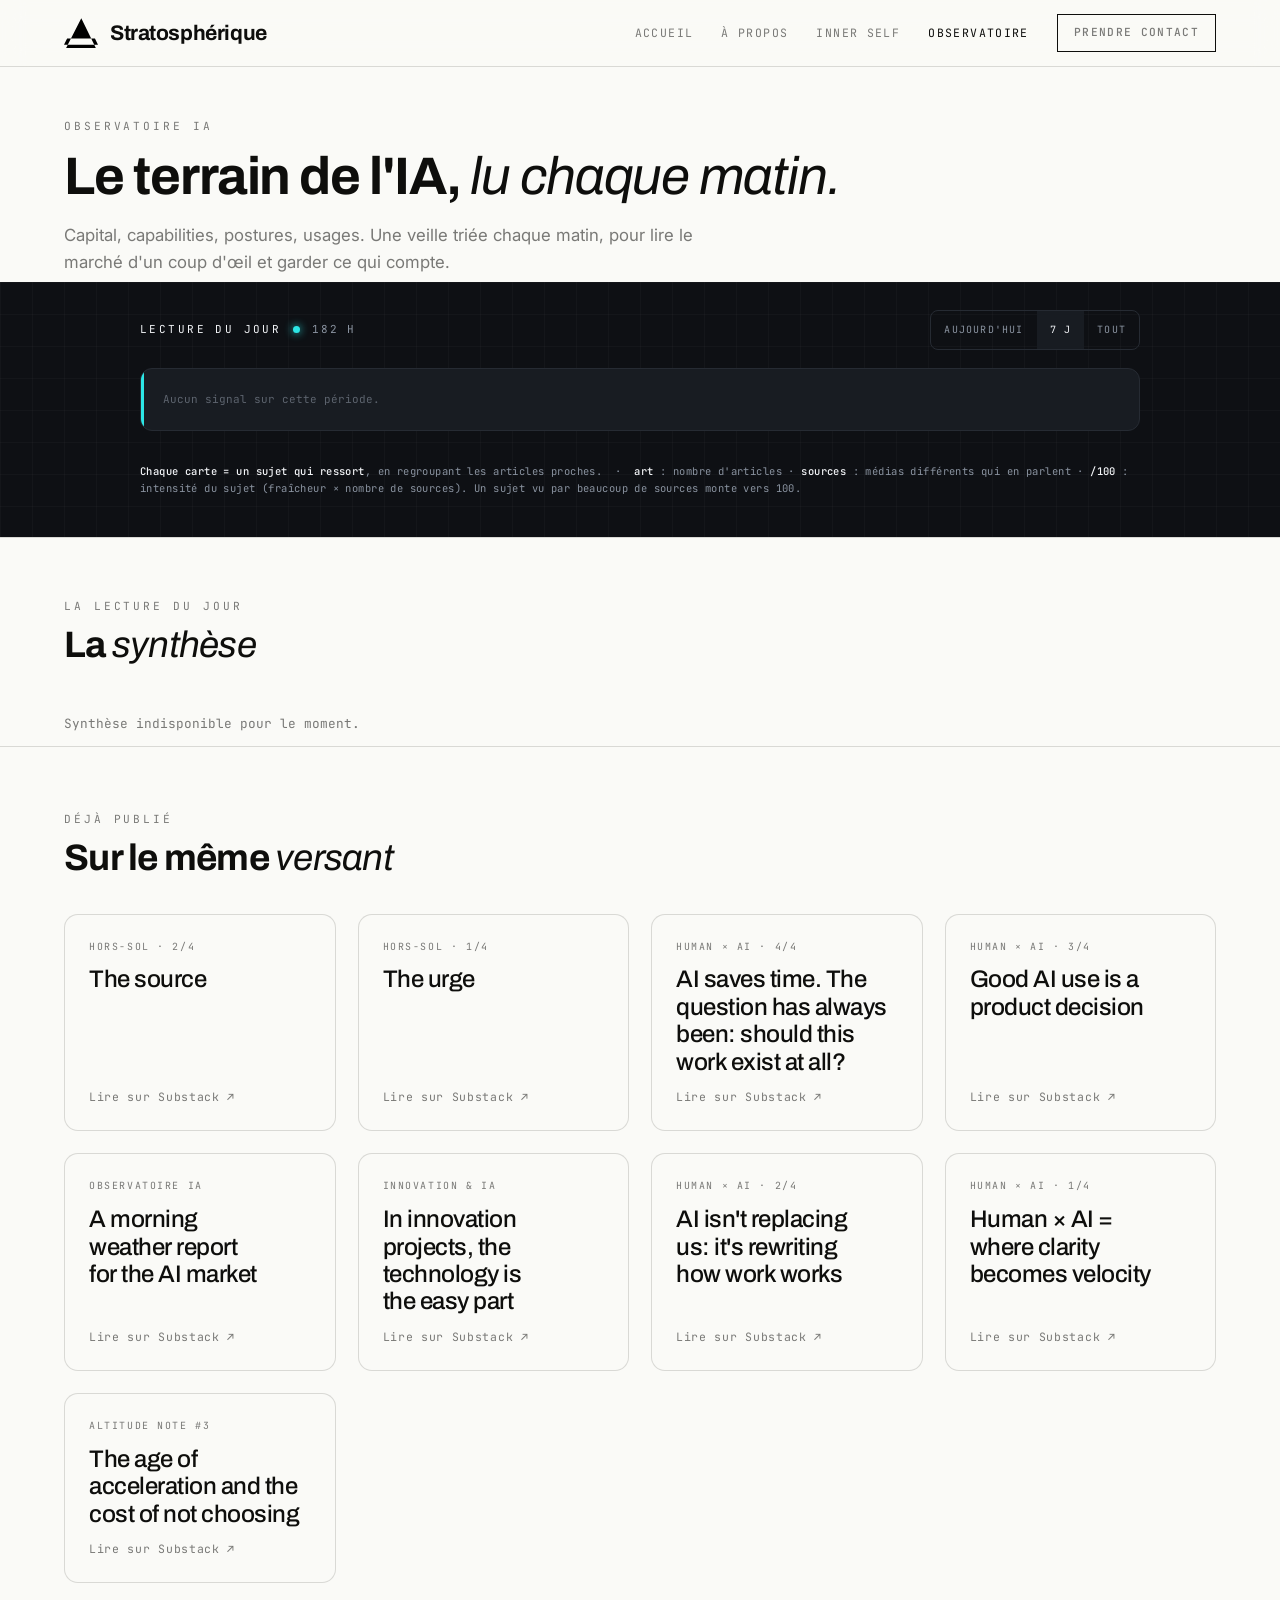
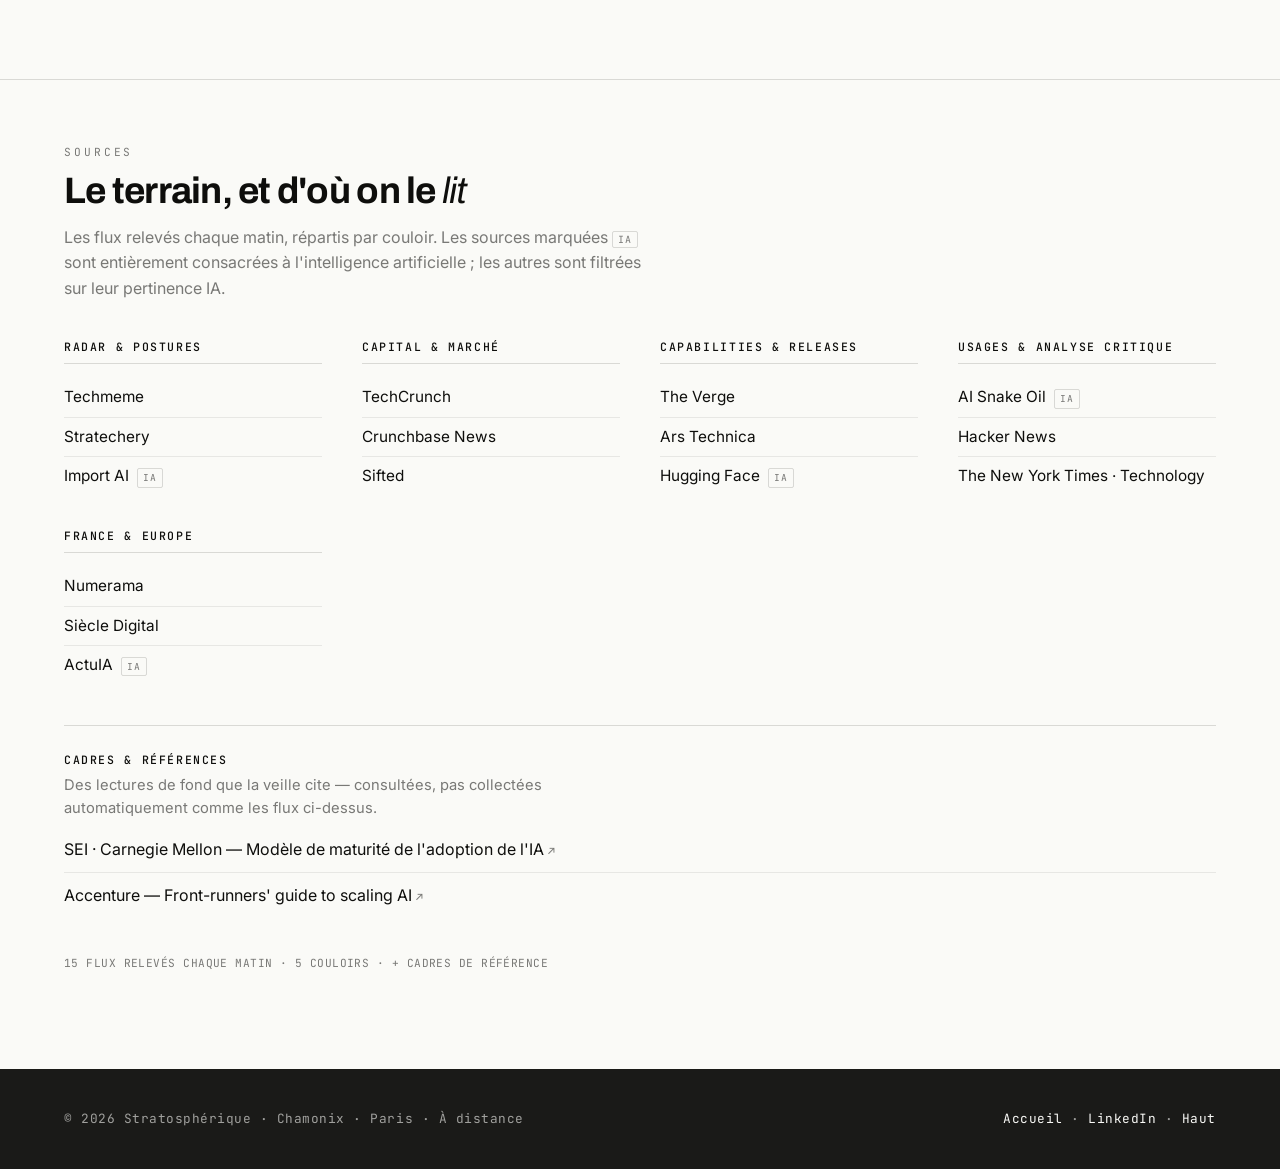
<file: observatoire.html>
<!doctype html>
<html lang="fr">
<head>
<meta charset="utf-8" />
<meta name="viewport" content="width=device-width, initial-scale=1" />
<title>Observatoire — Stratosphérique</title>
<meta name="description" content="L'Observatoire : le terrain de l'IA, lu chaque matin. Altitude = chaleur du signal." />
<link rel="preconnect" href="https://fonts.googleapis.com" />
<link rel="preconnect" href="https://fonts.gstatic.com" crossorigin />
<link href="https://fonts.googleapis.com/css2?family=Archivo:ital,wght@0,500;0,600;0,700;0,800;1,500&family=Inter:wght@400;500;600&family=JetBrains+Mono:wght@400;500;600;700&display=swap" rel="stylesheet" />
<style>
:root{
  --ink:#0E0E0C;--paper:#FAFAF7;--carbon:#1A1A18;--mist:#ECECEA;
  --line:rgba(14,14,12,.14);--line-soft:rgba(14,14,12,.08);--line2:rgba(14,14,12,.08);--muted:rgba(14,14,12,.55);
  --paper-line:rgba(250,250,247,.18);--paper-muted:rgba(250,250,247,.6);
  --display:'Archivo',system-ui,sans-serif;--serif:'Archivo',system-ui,sans-serif;
  --sans:'Inter',system-ui,sans-serif;--mono:'JetBrains Mono',ui-monospace,monospace;
  --gutter:clamp(20px,5vw,72px);--maxw:1280px;
  --bg:#ECECEA;--win:#FAFAF7;--panel:#F3F3F0;--ink2:#1A1A18;--mut:rgba(14,14,12,.55);
  --sky-top:#11161F;--sky-bot:#080A0E;--neon:#00C2E0;
  --cap:#EAFF00;--cab:#4DFF2F;--pos:#A64DFF;--usa:#FF3CC7;
}
*{box-sizing:border-box;margin:0;padding:0}
html{scroll-behavior:smooth}
body{background:var(--paper);color:var(--ink);font-family:var(--sans);line-height:1.6;-webkit-font-smoothing:antialiased;overflow-x:hidden}
a{color:inherit;text-decoration:none}
img,svg{display:block;max-width:100%}
.wrap{max-width:var(--maxw);margin:0 auto;padding:0 var(--gutter)}
.skip{position:absolute;left:-9999px}
.skip:focus{left:16px;top:16px;background:var(--ink);color:var(--paper);padding:10px 16px;z-index:100}
.label{font-family:var(--mono);font-size:.7rem;letter-spacing:.3em;text-transform:uppercase;color:var(--muted);font-weight:500;display:inline-block}
.label--inv{color:var(--paper-muted)}
h1,h2,h3{font-family:var(--display);font-weight:700;line-height:1.04;letter-spacing:-.02em;text-wrap:balance}
.it{font-style:italic;font-weight:400}
.btn{display:inline-flex;align-items:center;gap:.5em;padding:14px 26px;font-family:var(--sans);font-weight:500;font-size:.92rem;border:1px solid var(--ink);transition:.25s ease;cursor:pointer;background:transparent;color:var(--ink)}
.btn-primary{background:var(--ink);color:var(--paper)}
.btn-primary:hover{background:transparent;color:var(--ink)}
.btn-ghost:hover{background:var(--ink);color:var(--paper)}

/* HEADER (identique au site) */
header.site{position:fixed;top:0;left:0;right:0;z-index:60;background:rgba(250,250,247,.78);backdrop-filter:blur(12px);border-bottom:1px solid var(--line);transition:.3s}
.site .bar{max-width:var(--maxw);margin:0 auto;padding:14px var(--gutter);display:flex;align-items:center;justify-content:space-between}
.brand{display:flex;align-items:center;gap:12px;color:var(--ink)}
.brand .mark{width:34px;height:auto}
.brand .word{font-family:var(--display);font-size:1.32rem;font-weight:700;letter-spacing:-.02em}
.menu{display:flex;align-items:center;gap:28px}
.menu a{font-family:var(--mono);font-size:.72rem;letter-spacing:.12em;text-transform:uppercase;color:var(--muted);transition:.2s}
.menu a:hover,.menu a.current{color:var(--ink)}
.menu .btn{padding:9px 16px;font-family:var(--mono);font-size:.7rem;letter-spacing:.12em;text-transform:uppercase}
.burger{display:none;flex-direction:column;gap:5px;background:none;border:0;cursor:pointer;padding:8px}
.burger span{width:24px;height:1.5px;background:var(--ink);display:block;transition:.3s}
@media(max-width:980px){
  .burger{display:flex}
  .menu{position:absolute;top:100%;right:var(--gutter);flex-direction:column;align-items:flex-start;gap:14px;background:var(--paper);border:1px solid var(--line);padding:22px 26px;transform:translateY(-8px);opacity:0;pointer-events:none;transition:.25s}
  .menu.open{opacity:1;transform:none;pointer-events:auto}
}
footer{background:var(--carbon);color:var(--paper-muted);padding:40px 0;font-size:.8rem}
.foot{display:flex;justify-content:space-between;align-items:center;gap:18px;flex-wrap:wrap;font-family:var(--mono);letter-spacing:.04em}
.foot a{color:var(--paper)}
.foot a:hover{opacity:.7}
/* ===== Sources ===== */
.obs-sources{border-top:1px solid var(--line);padding:64px 0 96px}
.obs-sources .sec-eyebrow{font-family:var(--mono);font-size:.7rem;letter-spacing:.26em;text-transform:uppercase;color:var(--muted)}
.obs-sources h2{font-size:clamp(1.6rem,3.4vw,2.3rem);margin-top:10px}
.obs-sources .intro{margin-top:14px;color:var(--muted);max-width:60ch;font-size:1rem}
.src-grid{margin-top:40px;display:grid;grid-template-columns:repeat(auto-fit,minmax(230px,1fr));gap:34px 40px}
.src-col h3{font-family:var(--mono);font-size:.72rem;letter-spacing:.14em;text-transform:uppercase;color:var(--ink);font-weight:500;padding-bottom:10px;border-bottom:1px solid var(--line);margin-bottom:14px}
.src-col ul{list-style:none}
.src-col li{padding:7px 0;border-bottom:1px solid var(--line-soft)}
.src-col li:last-child{border-bottom:0}
.src-col a{display:flex;align-items:baseline;gap:8px;color:var(--ink);font-size:.96rem;transition:.18s}
.src-col a:hover{color:var(--muted)}
.src-col a .ai{font-family:var(--mono);font-size:.6rem;letter-spacing:.08em;text-transform:uppercase;color:var(--muted);border:1px solid var(--line);padding:1px 5px;border-radius:2px}
.src-foot{margin-top:36px;font-family:var(--mono);font-size:.7rem;letter-spacing:.04em;color:var(--muted);text-transform:uppercase}
.src-refs{margin-top:40px;padding-top:28px;border-top:1px solid var(--line)}
.src-refs .refs-h{font-family:var(--mono);font-size:.72rem;letter-spacing:.14em;text-transform:uppercase;color:var(--ink);font-weight:500}
.src-refs .refs-note{margin-top:8px;color:var(--muted);font-size:.92rem;max-width:62ch}
.src-refs .refs-list{list-style:none;margin-top:16px;display:flex;flex-direction:column;gap:10px}
.src-refs .refs-list li{padding-bottom:10px;border-bottom:1px solid var(--line-soft)}
.src-refs .refs-list li:last-child{border-bottom:0}
.src-refs .refs-list a{color:var(--ink);font-size:1rem;transition:.16s}
.src-refs .refs-list a:hover{color:var(--muted)}
.src-refs .ext{font-family:var(--mono);font-size:.72rem;color:var(--muted)}
/* ===== Articles ===== */
.articles{border-top:1px solid var(--line);padding:64px 0 96px}
.articles .sec-eyebrow{font-family:var(--mono);font-size:.7rem;letter-spacing:.26em;text-transform:uppercase;color:var(--muted)}
.articles h2{font-size:clamp(1.6rem,3.4vw,2.3rem);margin-top:10px}
.art-grid{margin-top:36px;display:grid;grid-template-columns:repeat(auto-fit,minmax(260px,1fr));gap:22px}
.art-card{display:flex;flex-direction:column;gap:12px;border:1px solid var(--line);border-radius:14px;padding:24px;background:var(--win);transition:.2s;color:var(--ink)}
.art-card:hover{box-shadow:0 18px 40px -28px rgba(14,14,12,.4);transform:translateY(-2px)}
.art-card .k{font-family:var(--mono);font-size:.62rem;letter-spacing:.16em;text-transform:uppercase;color:var(--muted)}
.art-card h3{font-family:var(--display);font-weight:500;font-size:1.5rem;line-height:1.14}
.art-card .go{margin-top:auto;font-family:var(--mono);font-size:.72rem;letter-spacing:.06em;color:var(--muted)}
.art-card:hover .go{color:var(--ink)}
/* stage Altitude */
.console-stage{background-color:#0E1014;background-image:linear-gradient(rgba(255,255,255,.022) 1px,transparent 1px),linear-gradient(90deg,rgba(255,255,255,.022) 1px,transparent 1px);background-size:32px 32px;padding:28px clamp(16px,4vw,40px) 40px}
/* ===== Hero ===== */
.obs-hero{padding:118px 0 6px}
.obs-hero .hero-kick{font-family:var(--mono);font-size:.7rem;letter-spacing:.26em;text-transform:uppercase;color:var(--muted)}
.obs-hero .hero-t{font-size:clamp(2.1rem,5vw,3.3rem);margin-top:14px;line-height:1.02}
.obs-hero .hero-sub{margin-top:18px;max-width:62ch;color:var(--muted);font-size:1.05rem}
@media(max-width:980px){.obs-hero{padding-top:104px}}
/* ===== Synthèse ===== */
.syn-sec{border-top:1px solid var(--line);padding:60px 0 12px}
.syn-sec .sec-eyebrow{font-family:var(--mono);font-size:.7rem;letter-spacing:.26em;text-transform:uppercase;color:var(--muted)}
.syn-sec h2{font-size:clamp(1.6rem,3.4vw,2.3rem);margin-top:10px}
.syn-tabs{display:flex;flex-wrap:wrap;gap:8px;margin:26px 0 24px}
.syn-tabs button{display:inline-flex;align-items:center;font-family:var(--mono);font-size:.7rem;letter-spacing:.04em;text-transform:uppercase;color:var(--muted);background:var(--win);border:1px solid var(--line);border-radius:999px;padding:7px 14px;cursor:pointer;transition:.16s}
.syn-tabs button:hover{color:var(--ink)}
.syn-tabs button.on{background:var(--ink);color:var(--paper);border-color:var(--ink)}
.syn-tabs button .cdot{width:8px;height:8px;border-radius:50%;background:var(--cc,#0E0E0C);margin-right:8px;box-shadow:0 0 0 1px rgba(14,14,12,.06)}
.syn-tabs button.on .cdot{box-shadow:0 0 0 2px rgba(250,250,247,.3),0 0 6px var(--cc)}
.syn-body{max-width:74ch}
.syn-body .s-title{font-family:var(--display);font-weight:500;font-size:clamp(1.4rem,3vw,2rem);line-height:1.14;margin-bottom:14px}
.syn-body .s-lead{font-size:1.05rem;line-height:1.55;margin-bottom:8px}
.syn-body h4{font-family:var(--mono);font-size:.66rem;letter-spacing:.16em;text-transform:uppercase;color:var(--muted);margin:20px 0 10px;font-weight:500}
.syn-body ul{list-style:none;display:flex;flex-direction:column;gap:8px}
.syn-body li{position:relative;padding-left:18px;font-size:.98rem;line-height:1.5}
.syn-body li::before{content:"";position:absolute;left:0;top:.62em;width:5px;height:5px;background:var(--ink);border-radius:50%}
.syn-body .s-concl{margin-top:26px;padding-top:22px;border-top:1px solid var(--line);font-family:var(--display);font-style:italic;font-size:clamp(1.3rem,2.6vw,1.7rem);line-height:1.24;max-width:42ch}
.syn-empty{color:var(--muted);font-family:var(--mono);font-size:.8rem}
/* liens actifs + a11y */
.row .open{flex-shrink:0;font-family:var(--mono);font-size:13px;color:var(--mut);padding:0 4px;border-radius:5px;text-decoration:none}
.row .open:hover{color:var(--neon)}
.strip .src-link{display:inline-block;margin-top:16px;font-family:var(--mono);font-size:11px;letter-spacing:.06em;color:var(--ink);border:1px solid var(--line);border-bottom-width:2px;border-radius:7px;padding:7px 12px;text-decoration:none;transition:.16s}
.strip .src-link:hover{background:var(--ink);color:var(--win)}
.pad:focus-visible{outline:2px solid var(--neon);outline-offset:4px;border-radius:3px}
.row .tx{min-width:0}
:root{--surface:#181C22;--border:#262B33;--txt:#F2F4F7;--txt2:#8A93A0;--cyan:#2CE6E6;--magenta:#FF3DAE;--yellow:#EEF24A;--orange:#FF6A2B}
.console{max-width:1000px;margin:0 auto;font-family:var(--sans)}
.console .topbar{display:flex;align-items:center;gap:12px;flex-wrap:wrap;font-family:var(--mono);font-size:11px;letter-spacing:.16em;text-transform:uppercase;color:var(--txt2);padding-bottom:18px}
.console .topbar .lead-k{color:var(--txt);letter-spacing:.22em}
.console .topbar .live{width:7px;height:7px;border-radius:50%;background:var(--cyan);box-shadow:0 0 8px var(--cyan);display:inline-block;animation:cblink 2.4s infinite}
@keyframes cblink{0%,100%{opacity:1}50%{opacity:.35}}
.console .topbar .sp{flex:1}
.console .toggles{display:inline-flex;border:1px solid var(--border);border-radius:8px;overflow:hidden}
.console .toggles button{font-family:var(--mono);font-size:10px;letter-spacing:.12em;text-transform:uppercase;color:var(--txt2);background:transparent;border:0;padding:9px 13px;cursor:pointer;transition:.15s;min-height:38px}
.console .toggles button.on{background:var(--surface);color:var(--txt)}
.console .toggles button:hover{color:var(--txt)}
.console .lead{display:block;position:relative;border:1px solid var(--border);border-radius:12px;background:var(--surface);padding:22px;text-decoration:none;color:var(--txt);overflow:hidden;transition:.18s;margin-bottom:16px}
.console .lead::before{content:"";position:absolute;inset:0 auto 0 0;width:3px;background:var(--c,var(--cyan))}
.console .lead.hot{box-shadow:0 0 0 1px color-mix(in srgb,var(--c) 50%,transparent),0 14px 40px -20px var(--c)}
.console .lead .row1{display:flex;align-items:center;gap:10px;font-family:var(--mono);font-size:11px;letter-spacing:.14em;text-transform:uppercase;color:var(--txt2);margin-bottom:12px}
.console .lead .row1 .k{color:var(--c,var(--cyan))}
.console .lead .lhead{display:flex;gap:16px;align-items:flex-start;justify-content:space-between}
.console .lead .big{font-size:clamp(19px,3.4vw,30px);line-height:1.16;font-weight:600;letter-spacing:-.01em;max-width:30ch}
.console .lead .num{font-size:clamp(26px,6vw,34px);font-weight:700;color:var(--c,var(--cyan));line-height:1;letter-spacing:-.02em;font-family:var(--mono);flex-shrink:0}
.console .lead .meta{display:flex;flex-wrap:wrap;align-items:center;gap:8px 14px;margin-top:16px;font-family:var(--mono);font-size:11px;letter-spacing:.06em;color:var(--txt2)}
.console .grid{display:grid;grid-template-columns:1fr;gap:12px}
@media(min-width:560px){.console .grid{grid-template-columns:1fr 1fr}}
@media(min-width:920px){.console .grid{grid-template-columns:repeat(4,1fr)}}
.console .pad{display:flex;flex-direction:column;border:1px solid var(--border);border-radius:12px;background:var(--surface);padding:16px;text-decoration:none;color:var(--txt);transition:.18s;min-height:184px}
.console .pad:hover{border-color:color-mix(in srgb,var(--c) 60%,var(--border))}
.console .pad.hot{box-shadow:0 0 0 1px color-mix(in srgb,var(--c) 45%,transparent),0 10px 30px -18px var(--c)}
.console .pad .lbl{display:flex;align-items:center;justify-content:space-between;font-family:var(--mono);font-size:10.5px;letter-spacing:.14em;text-transform:uppercase}
.console .pad .lbl .name{color:var(--c)}
.console .pad .lbl .n{color:var(--txt2)}
.console .pad .spark{height:26px;margin:12px 0;display:flex;align-items:flex-end;gap:2px}
.console .pad .spark i{flex:1;background:var(--c);opacity:.32;border-radius:1px;min-height:2px}
.console .pad .spark i.peak{opacity:1;box-shadow:0 0 7px var(--c)}
.console .pad .ttl{font-size:13.5px;line-height:1.32;font-weight:500;color:var(--txt);display:-webkit-box;-webkit-line-clamp:3;-webkit-box-orient:vertical;overflow:hidden}
.console .pad .foot{margin-top:auto;padding-top:12px;display:flex;align-items:center;justify-content:space-between;font-family:var(--mono);font-size:10.5px;letter-spacing:.06em;color:var(--txt2)}
.console .pad .meter{display:flex;gap:2px}
.console .pad .meter span{width:4px;height:9px;border-radius:1px;background:#2b313a}
.console .pad .meter span.on{background:var(--c)}
.console .pad .heat{color:var(--c);font-family:var(--mono)}
.console .empty{color:var(--txt2);font-family:var(--mono);font-size:11px;opacity:.6}
.console .den{font-size:.5em;color:var(--txt2);font-weight:400;margin-left:2px;letter-spacing:0}
.console-legend{margin-top:16px;font-family:var(--mono);font-size:10.5px;line-height:1.6;letter-spacing:.04em;color:var(--txt2)}
.console-legend b{color:var(--txt);font-weight:500}
</style>
</head>
<body id="top">
<a class="skip" href="#field">Aller au tableau</a>

<header class="site" id="site">
  <div class="bar">
    <a class="brand" href="./" aria-label="Stratosphérique, accueil">
      <img class="mark" src="./assets/logo_black.svg" alt="" width="32" height="32" />
      <span class="word">Stratosphérique</span>
    </a>
    <button class="burger" aria-expanded="false" aria-controls="menu" aria-label="Menu"><span></span><span></span><span></span></button>
    <nav class="menu" id="menu" aria-label="Navigation">
      <a href="./#top">Accueil</a>
      <a href="./manifeste.html">À propos</a>
      <a href="./inner-self.html">Inner Self</a>
      <a href="./observatoire.html" class="current" aria-current="page">Observatoire</a>
      <a class="btn" href="./#contact">Prendre contact</a>
    </nav>
  </div>
</header>

<main>
  <section class="obs-hero">
    <div class="wrap">
      <div class="hero-kick">Observatoire IA</div>
      <h1 class="hero-t">Le terrain de l'IA, <span class="it">lu chaque matin.</span></h1>
      <p class="hero-sub">Capital, capabilities, postures, usages. Une veille triée chaque matin, pour lire le marché d'un coup d'œil et garder ce qui compte.</p>
    </div>
  </section>
  <div class="console-stage">
    <div class="console">
      <div class="topbar">
        <span class="lead-k">Lecture du jour</span>
        <span class="live"></span><span id="sync">en direct</span>
        <span class="sp"></span>
        <div class="toggles" id="toggles">
          <button data-f="today">Aujourd'hui</button>
          <button class="on" data-f="week">7 j</button>
          <button data-f="all">Tout</button>
        </div>
      </div>
      <a class="lead" id="lead" target="_blank" rel="noopener"></a>
      <div class="grid" id="grid"></div>
      <p class="console-legend"><b>Chaque carte = un sujet qui ressort</b>, en regroupant les articles proches. &nbsp;·&nbsp; <b>art</b> : nombre d'articles · <b>sources</b> : médias différents qui en parlent · <b>/100</b> : intensité du sujet (fraîcheur × nombre de sources). Un sujet vu par beaucoup de sources monte vers 100.</p>
    </div>
  </div>
</main>

<section class="syn-sec" id="synthese">
  <div class="wrap">
    <div class="sec-eyebrow">La lecture du jour</div>
    <h2>La <span class="it">synthèse</span></h2>
    <nav class="syn-tabs" id="synTabs" aria-label="Couloirs"></nav>
    <div class="syn-body" id="synBody"></div>
  </div>
</section>

<section class="articles">
  <div class="wrap">
    <div class="sec-eyebrow">Déjà publié</div>
    <h2>Sur le même <span class="it">versant</span></h2>
    <div class="art-grid">

      <a class="art-card" href="https://nathaliebeuge.substack.com/p/hors-sol-episode-2-the-source" target="_blank" rel="noopener">
        <span class="k">Hors-sol · 2/4</span>
        <h3>The source</h3>
        <span class="go">Lire sur Substack ↗</span>
      </a>

      <a class="art-card" href="https://nathaliebeuge.substack.com/p/hors-sol-episode-1-the-urge" target="_blank" rel="noopener">
        <span class="k">Hors-sol · 1/4</span>
        <h3>The urge</h3>
        <span class="go">Lire sur Substack ↗</span>
      </a>

      <a class="art-card" href="https://nathaliebeuge.substack.com/p/ai-save-time-the-question-has-always" target="_blank" rel="noopener">
        <span class="k">Human × AI · 4/4</span>
        <h3>AI saves time. The question has always been: should this work exist at all?</h3>
        <span class="go">Lire sur Substack ↗</span>
      </a>

      <a class="art-card" href="https://nathaliebeuge.substack.com/p/good-ai-use-is-a-product-decision" target="_blank" rel="noopener">
        <span class="k">Human × AI · 3/4</span>
        <h3>Good AI use is a product decision</h3>
        <span class="go">Lire sur Substack ↗</span>
      </a>

      <a class="art-card" href="https://nathaliebeuge.substack.com/p/a-morning-weather-report-for-the" target="_blank" rel="noopener">
        <span class="k">Observatoire IA</span>
        <h3>A morning weather report for the AI market</h3>
        <span class="go">Lire sur Substack ↗</span>
      </a>

      <a class="art-card" href="https://nathaliebeuge.substack.com/p/in-innovation-projects-the-technology" target="_blank" rel="noopener">
        <span class="k">Innovation &amp; IA</span>
        <h3>In innovation projects, the technology is the easy part</h3>
        <span class="go">Lire sur Substack ↗</span>
      </a>

      <a class="art-card" href="https://nathaliebeuge.substack.com/p/ai-isnt-replacing-us-its-rewriting" target="_blank" rel="noopener">
        <span class="k">Human × AI · 2/4</span>
        <h3>AI isn't replacing us: it's rewriting how work works</h3>
        <span class="go">Lire sur Substack ↗</span>
      </a>

      <a class="art-card" href="https://nathaliebeuge.substack.com/p/human-ai-where-clarity-becomes-velocity" target="_blank" rel="noopener">
        <span class="k">Human × AI · 1/4</span>
        <h3>Human × AI = where clarity becomes velocity</h3>
        <span class="go">Lire sur Substack ↗</span>
      </a>

      <a class="art-card" href="https://substack.com/@nathaliebeuge/p-179817176?utm_source=profile&amp;utm_medium=reader2" target="_blank" rel="noopener">
        <span class="k">Altitude Note #3</span>
        <h3>The age of acceleration and the cost of not choosing</h3>
        <span class="go">Lire sur Substack ↗</span>
      </a>

    </div>
  </div>
</section>

<section class="obs-sources" id="sources">
  <div class="wrap">
    <div class="sec-eyebrow">Sources</div>
    <h2>Le terrain, et d'où on le <span class="it">lit</span></h2>
    <p class="intro">Les flux relevés chaque matin, répartis par couloir. Les sources marquées <span style="font-family:var(--mono);font-size:.62rem;letter-spacing:.08em;border:1px solid var(--line);padding:1px 5px;border-radius:2px;color:var(--muted)">IA</span> sont entièrement consacrées à l'intelligence artificielle ; les autres sont filtrées sur leur pertinence IA.</p>
    <div class="src-grid">
      <div class="src-col">
        <h3>Radar &amp; postures</h3>
        <ul>
          <li><a href="https://www.techmeme.com/" target="_blank" rel="noopener">Techmeme</a></li>
          <li><a href="https://stratechery.com/" target="_blank" rel="noopener">Stratechery</a></li>
          <li><a href="https://jack-clark.net/" target="_blank" rel="noopener">Import AI <span class="ai">IA</span></a></li>
        </ul>
      </div>
      <div class="src-col">
        <h3>Capital &amp; marché</h3>
        <ul>
          <li><a href="https://techcrunch.com/" target="_blank" rel="noopener">TechCrunch</a></li>
          <li><a href="https://news.crunchbase.com/" target="_blank" rel="noopener">Crunchbase News</a></li>
          <li><a href="https://sifted.eu/" target="_blank" rel="noopener">Sifted</a></li>
        </ul>
      </div>
      <div class="src-col">
        <h3>Capabilities &amp; releases</h3>
        <ul>
          <li><a href="https://www.theverge.com/" target="_blank" rel="noopener">The Verge</a></li>
          <li><a href="https://arstechnica.com/" target="_blank" rel="noopener">Ars Technica</a></li>
          <li><a href="https://huggingface.co/blog" target="_blank" rel="noopener">Hugging Face <span class="ai">IA</span></a></li>
        </ul>
      </div>
      <div class="src-col">
        <h3>Usages &amp; analyse critique</h3>
        <ul>
          <li><a href="https://www.aisnakeoil.com/" target="_blank" rel="noopener">AI Snake Oil <span class="ai">IA</span></a></li>
          <li><a href="https://news.ycombinator.com/" target="_blank" rel="noopener">Hacker News</a></li>
          <li><a href="https://www.nytimes.com/section/technology" target="_blank" rel="noopener">The New York Times · Technology</a></li>
        </ul>
      </div>
      <div class="src-col">
        <h3>France &amp; Europe</h3>
        <ul>
          <li><a href="https://www.numerama.com/" target="_blank" rel="noopener">Numerama</a></li>
          <li><a href="https://siecledigital.fr/" target="_blank" rel="noopener">Siècle Digital</a></li>
          <li><a href="https://www.actuia.com/" target="_blank" rel="noopener">ActuIA <span class="ai">IA</span></a></li>
        </ul>
      </div>
    </div>
    <div class="src-refs">
      <h3 class="refs-h">Cadres &amp; références</h3>
      <p class="refs-note">Des lectures de fond que la veille cite — consultées, pas collectées automatiquement comme les flux ci-dessus.</p>
      <ul class="refs-list">
        <li><a href="https://www.sei.cmu.edu/news/sei-and-accenture-release-ai-adoption-maturity-model-to-help-organizations-scale-ai-with-predictable-outcomes/" target="_blank" rel="noopener">SEI · Carnegie Mellon — Modèle de maturité de l'adoption de l'IA <span class="ext">↗</span></a></li>
        <li><a href="https://www.accenture.com/us-en/insights/ai-data/front-runners-guide-scaling-ai" target="_blank" rel="noopener">Accenture — Front-runners' guide to scaling AI <span class="ext">↗</span></a></li>
      </ul>
    </div>
    <div class="src-foot">15 flux relevés chaque matin · 5 couloirs · + cadres de référence</div>
  </div>
</section>

<footer>
  <div class="wrap foot">
    <div>© <span id="year"></span> Stratosphérique · Chamonix · Paris · À distance</div>
    <div>
      <a href="./">Accueil</a> ·
      <a href="https://www.linkedin.com/company/stratospherique/" target="_blank" rel="noopener">LinkedIn</a> ·
      <a href="#top">Haut</a>
    </div>
  </div>
</footer>
<script>
(function(){
  /* ===== LA CONSOLE DU JOUR — sujets émergents par proximité ===== */
  const ACCENTS=['#2CE6E6','#FF3DAE','#EEF24A','#FF6A2B'];
  const esc=s=>String(s==null?'':s).replace(/[&<>"]/g,m=>({'&':'&amp;','<':'&lt;','>':'&gt;','"':'&quot;'}[m]));
  const cap=s=>s?s.charAt(0).toUpperCase()+s.slice(1):s;

  // repli démo (preview locale) : quelques articles qui se regroupent
  const DEMO=[
    {title:"Les États-Unis coupent l'accès aux modèles Fable 5 et Mythos 5 d'Anthropic",source:"ActuIA",day:0},
    {title:"Anthropic contraint de suspendre Fable 5 et Mythos 5 après une directive",source:"The Verge",day:0},
    {title:"Lettre : des experts cyber demandent de lever le ban sur Fable 5 et Mythos 5",source:"Techmeme",day:0},
    {title:"Arrêt de Fable 5 et Mythos 5 : l'ombre de la Chine derrière la pression",source:"Numerama",day:1},
    {title:"OpenAI dépose un S-1 confidentiel, la SEC examine les valorisations",source:"TechCrunch",day:0},
    {title:"S-1 confidentiel : OpenAI emboîte le pas à Anthropic, la SEC en embuscade",source:"Sifted",day:1},
    {title:"Orbio lève 21M pour ses agents RH",source:"Crunchbase",day:1},
    {title:"Une arnaque IA chinoise a piégé des centaines de milliers de victimes",source:"Ars Technica",day:2},
    {title:"DeepMind s'inquiète des millions d'agents IA qui interagissent",source:"Import AI",day:3},
    {title:"Des drones autonomes utilisés pour la première fois en Ukraine",source:"The Verge",day:4},
    {title:"Microsoft : Satya Nadella dit que chacun est partie prenante de l'IA",source:"Stratechery",day:5},
    {title:"ByteDance négocie l'achat de puces IA chinoises face aux restrictions",source:"Hacker News",day:2},
  ];

  // tokens de titre pour le clustering
  const CSTOP=new Set("les des une pour par sur dans avec sans the and for with from into this that ses son aux qui que quoi est sont etre leur plus nouvelle nouveau apres selon vers chez entre tout tous cette ces mais donc car via avoir fait font face contre comme dont elle elles ils leurs notre votre vos nos intelligence artificielle model models modele modeles tech data startup startups about will your you our have more what when they them then over after first using used".split(/\s+/));
  const toks=s=>[...new Set(String(s||'').toLowerCase().replace(/[^a-zàâçéèêëîïôûùüœ0-9 ]/g,' ').split(/\s+/).filter(w=>w.length>=4&&!CSTOP.has(w)))];

  function mapItems(raw){
    const now=Date.now();const start=new Date();start.setHours(0,0,0,0);const startMs=start.getTime();
    return raw.map(it=>{
      const ts=it.ts?(typeof it.ts==='number'?it.ts:Date.parse(it.ts)):now;
      const ageH=Math.max(0,(now-ts)/3.6e6);const recency=Math.max(0,Math.min(1,1-ageH/168));
      const dts=new Date(ts);dts.setHours(0,0,0,0);
      const day=it.day!=null?it.day:Math.max(0,Math.round((startMs-dts.getTime())/86400000));
      return{title:it.title||'',source:it.source||'',link:(/^https?:\/\//i.test(it.link||'')?it.link:'#'),day,recency,heat:recency,tk:toks(it.title)};
    });
  }

  let DATA=mapItems(DEMO), period='week';
  const inView=it=>period==='today'?it.day===0:period==='week'?it.day<=6:true;

  // regroupe les articles par proximité de sujet : lien si >=2 mots-clés rares en commun
  function clusterize(view){
    const n=view.length;
    const df={}; view.forEach(o=>o.tk.forEach(t=>df[t]=(df[t]||0)+1));
    const distinct=t=>df[t]>=2&&df[t]<=10;
    const par=view.map((_,i)=>i); const find=x=>par[x]===x?x:(par[x]=find(par[x]));
    for(let i=0;i<n;i++)for(let k=i+1;k<n;k++){
      let sh=0; for(const t of view[i].tk){ if(distinct(t)&&view[k].tk.includes(t)&&++sh>=2) break; }
      if(sh>=2) par[find(i)]=find(k);
    }
    const groups={}; view.forEach((o,i)=>{const r=find(i);(groups[r]=groups[r]||[]).push(o);});
    let clusters=Object.values(groups).map(mem=>{
      const sources=new Set(mem.map(m=>m.source));
      const tc={}; mem.forEach(m=>m.tk.forEach(t=>{if(distinct(t))tc[t]=(tc[t]||0)+1;}));
      let tags=Object.entries(tc).sort((a,b)=>b[1]-a[1]).slice(0,2).map(e=>cap(e[0]));
      if(!tags.length) tags=[cap(mem[0].tk[0]||'Signal')];
      const rep=mem.slice().sort((a,b)=>b.recency-a.recency)[0];
      const recency=Math.max.apply(null,mem.map(m=>m.recency));
      const score=sources.size*2+mem.length+recency;
      return {size:mem.length, sources:sources.size, tag:tags.join(' · '), rep, score, heats:mem.map(m=>m.recency).sort((a,b)=>b-a)};
    });
    const sc=clusters.map(c=>c.score), mn=Math.min.apply(null,sc), mx=Math.max.apply(null,sc), span=(mx-mn)||1;
    clusters.forEach(c=>c.heat=0.1+(c.score-mn)/span*0.9);
    return clusters.sort((a,b)=>b.score-a.score);
  }

  function spark(arr){const a=arr.slice(0,12);const max=Math.max.apply(null,a.concat(.001));return a.map(v=>'<i class="'+(v>=max-1e-6?'peak':'')+'" style="height:'+Math.max(8,Math.round(v/max*100))+'%"></i>').join('');}

  function render(){
    const view=DATA.filter(inView);
    const clusters=view.length?clusterize(view):[];
    const lead=clusters[0], leadEl=document.getElementById('lead');
    if(lead){
      leadEl.style.setProperty('--c',ACCENTS[0]);leadEl.classList.add('hot');leadEl.href=lead.rep.link||'#';
      leadEl.innerHTML='<div class="row1"><span class="k">▸ sujet du jour</span><span>·</span><span>'+esc(lead.tag)+'</span></div>'+
        '<div class="lhead"><div class="big">'+esc(lead.rep.title)+'</div><div class="num">'+Math.round(lead.heat*100)+'<span class="den">/100</span></div></div>'+
        '<div class="meta"><span>'+lead.size+' articles · '+lead.sources+' sources</span><span>·</span><span>'+esc(lead.rep.source)+'</span><span>·</span><span>lire la source ↗</span></div>';
    } else { leadEl.removeAttribute('href');leadEl.classList.remove('hot');leadEl.innerHTML='<div class="empty">Aucun signal sur cette période.</div>'; }

    const grid=document.getElementById('grid');grid.innerHTML='';
    clusters.slice(1,5).forEach((c,i)=>{
      const col=ACCENTS[(i+1)%4];
      const a=document.createElement('a');a.className='pad hot';a.style.setProperty('--c',col);
      a.href=c.rep.link||'#';if(c.rep.link&&c.rep.link!=='#'){a.target='_blank';a.rel='noopener';}
      a.setAttribute('aria-label',c.tag+', '+c.size+' articles, '+c.sources+' sources : '+c.rep.title);
      a.innerHTML='<div class="lbl"><span class="name">'+esc(c.tag)+'</span><span class="n">'+c.size+'&#8201;art</span></div>'+
        '<div class="spark">'+spark(c.heats)+'</div>'+
        '<div class="ttl">'+esc(c.rep.title)+'</div>'+
        '<div class="foot"><span class="src">'+c.sources+' sources</span><span class="heat">'+Math.round(c.heat*100)+'<span class="den">/100</span></span></div>';
      grid.appendChild(a);
    });
  }

  const tg=document.getElementById('toggles');
  if(tg)tg.addEventListener('click',e=>{const b=e.target.closest('button');if(!b)return;period=b.dataset.f;[...tg.querySelectorAll('button')].forEach(x=>x.classList.toggle('on',x===b));render();});
  function setSync(ts){const el=document.getElementById('sync');if(!el)return;if(!ts){el.textContent='démo';return;}const m=Math.round((Date.now()-ts)/60000);el.textContent=m<1?'à l’instant':m<60?(m+' min'):(Math.round(m/60)+' h');}

  /* ===== Synthèse par couloir (même fetch) — pilotée par les données ===== */
  const SYN_COLOR={global:'#0E0E0C',radar:'#EEF24A',capital:'#2CE6E6',capab:'#FF3DAE',usages:'#FF6A2B',monde:'#A66CFF',france:'#4D8DFF'};
  let SYN={}, CATMETA=[], synKey=null;
  function synLabel(k){
    if(k==='global') return 'Tout le terrain';
    const m=CATMETA.find(c=>c.id===k);
    return (m?m.label:k).split(/\s*&\s*/)[0].trim();
  }
  function synOrder(){
    const keys=Object.keys(SYN).filter(k=>SYN[k]&&SYN[k].titre);
    const order=['global'].concat(CATMETA.map(c=>c.id));
    return keys.sort((a,b)=>{const ia=order.indexOf(a),ib=order.indexOf(b);return (ia<0?99:ia)-(ib<0?99:ib);});
  }
  function renderSynTabs(){
    const tabs=document.getElementById('synTabs'), box=document.getElementById('synBody'); if(!tabs||!box) return;
    const keys=synOrder(); tabs.innerHTML='';
    if(!keys.length){ box.innerHTML='<p class="syn-empty">Synthèse indisponible pour le moment.</p>'; return; }
    if(!synKey||!SYN[synKey]) synKey=keys[0];
    keys.forEach(k=>{
      const b=document.createElement('button');b.type='button';b.className=(k===synKey?'on':'');
      b.style.setProperty('--cc',SYN_COLOR[k]||'#0E0E0C');
      b.innerHTML='<span class="cdot"></span>'+synLabel(k);
      b.onclick=()=>{synKey=k;renderSynTabs();};
      tabs.appendChild(b);
    });
    renderSynBody();
  }
  function renderSynBody(){
    const box=document.getElementById('synBody'); if(!box) return; const o=SYN[synKey]; if(!o){box.innerHTML='';return;}
    const faits=(o.faits||[]).slice(0,4).map(f=>'<li>'+esc(typeof f==='string'?f:(f.fait||f.signal||''))+'</li>').join('');
    const sig=(o.signaux||[]).slice(0,3).map(f=>'<li>'+esc(typeof f==='string'?f:(f.signal||f.fait||''))+'</li>').join('');
    box.innerHTML='<div class="s-title">'+esc(o.titre||'')+'</div>'+
      (o.resume?'<p class="s-lead">'+esc(o.resume)+'</p>':'')+
      (faits?'<h4>Faits</h4><ul>'+faits+'</ul>':'')+
      (sig?'<h4>Signaux faibles</h4><ul>'+sig+'</ul>':'')+
      (o.conclusion?'<p class="s-concl">'+esc(o.conclusion)+'</p>':'');
  }

  fetch('data/feeds.json',{cache:'no-store'}).then(r=>{if(!r.ok)throw 0;return r.json();}).then(j=>{
    const arr=Array.isArray(j)?j:(j.items||[]);if(!arr.length)throw 0;
    DATA=mapItems(arr); SYN=j.syntheses||{}; CATMETA=j.categories||[];
    const gen=j.generatedAt?(typeof j.generatedAt==='number'?j.generatedAt:Date.parse(j.generatedAt)):0; setSync(gen);
    render(); renderSynTabs();
  }).catch(()=>{ setSync(0); render(); renderSynTabs(); });

  render();
})();

/* chrome : année, ombre header au scroll, menu mobile */
(function(){
  const y=document.getElementById('year'); if(y) y.textContent=new Date().getFullYear();
  const site=document.getElementById('site');
  const onScroll=()=>{ if(site) site.style.boxShadow=window.scrollY>30?'0 10px 30px -24px rgba(0,0,0,.5)':'none'; };
  onScroll();window.addEventListener('scroll',onScroll,{passive:true});
  const burger=document.querySelector('.burger'),menu=document.getElementById('menu');
  if(burger&&menu){burger.addEventListener('click',()=>{const o=menu.classList.toggle('open');burger.setAttribute('aria-expanded',o?'true':'false');});}
})();
</script>
</body>
</html>
</file>
